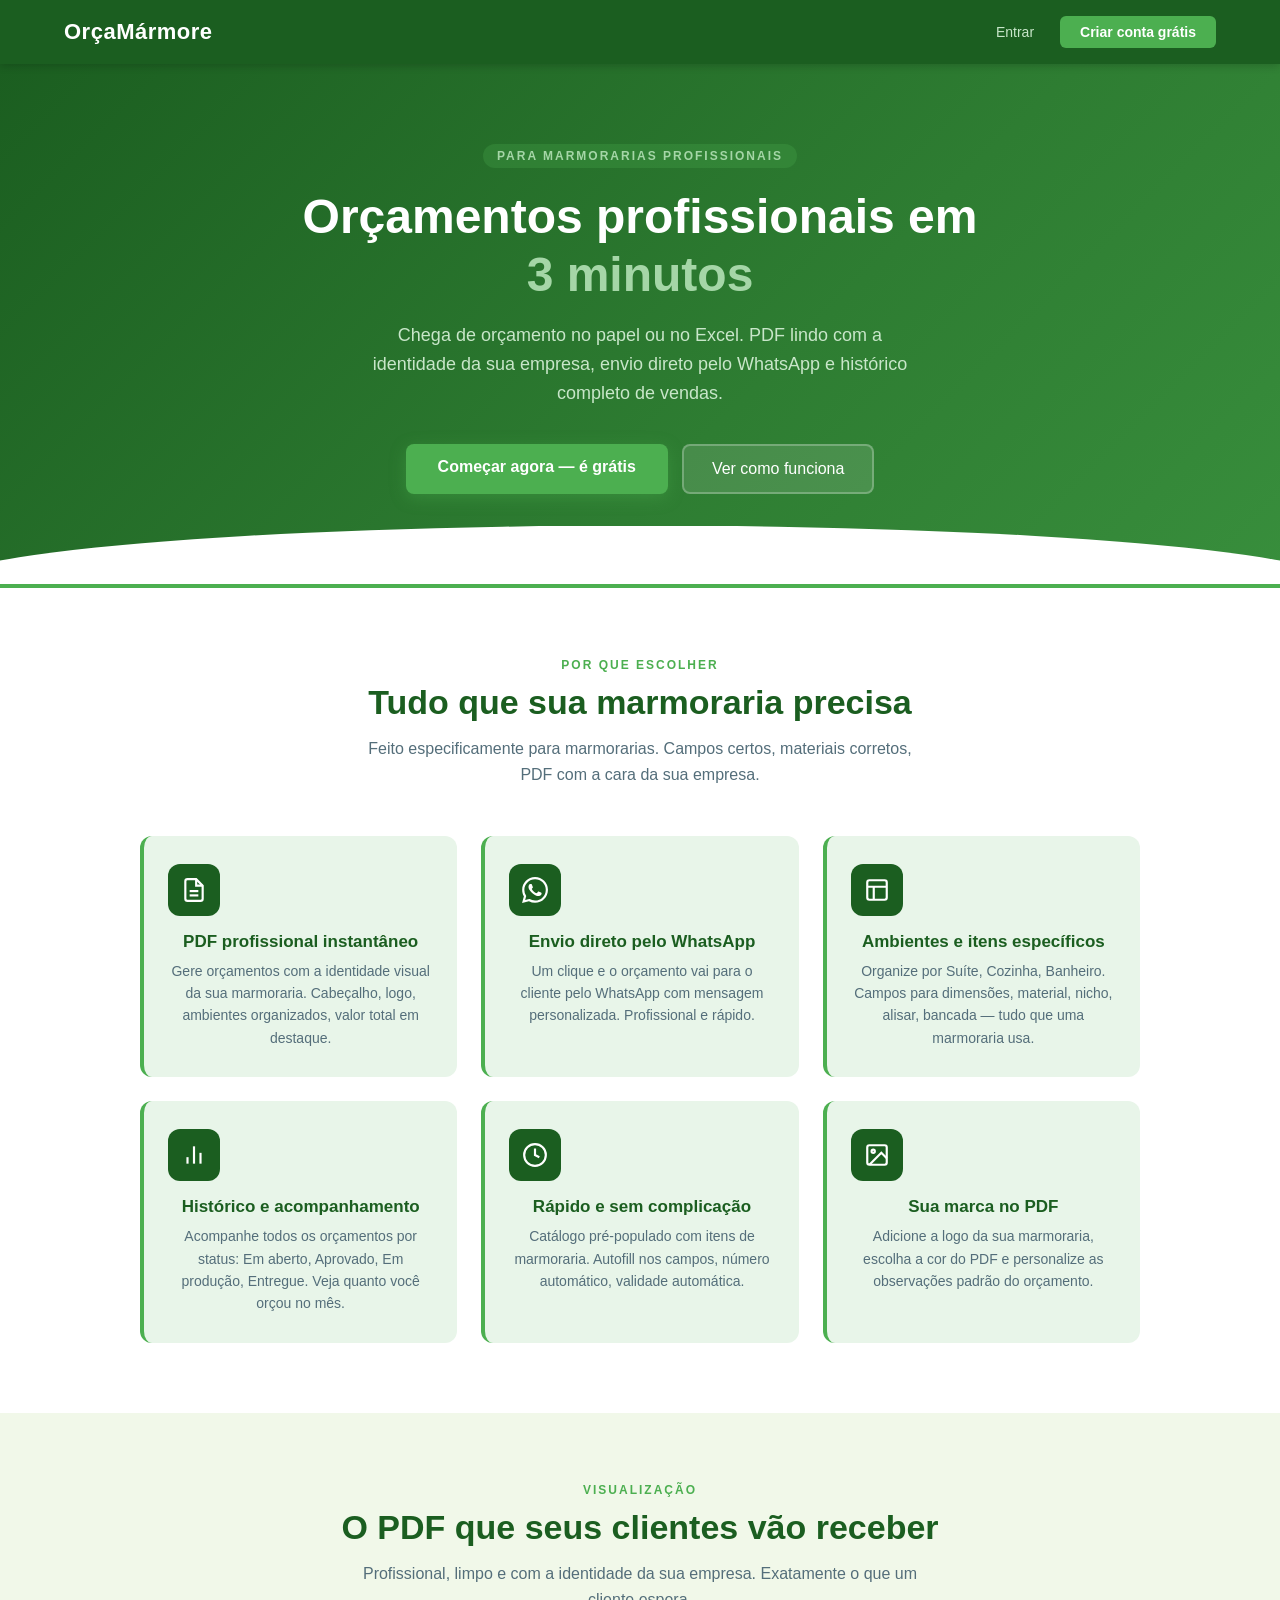
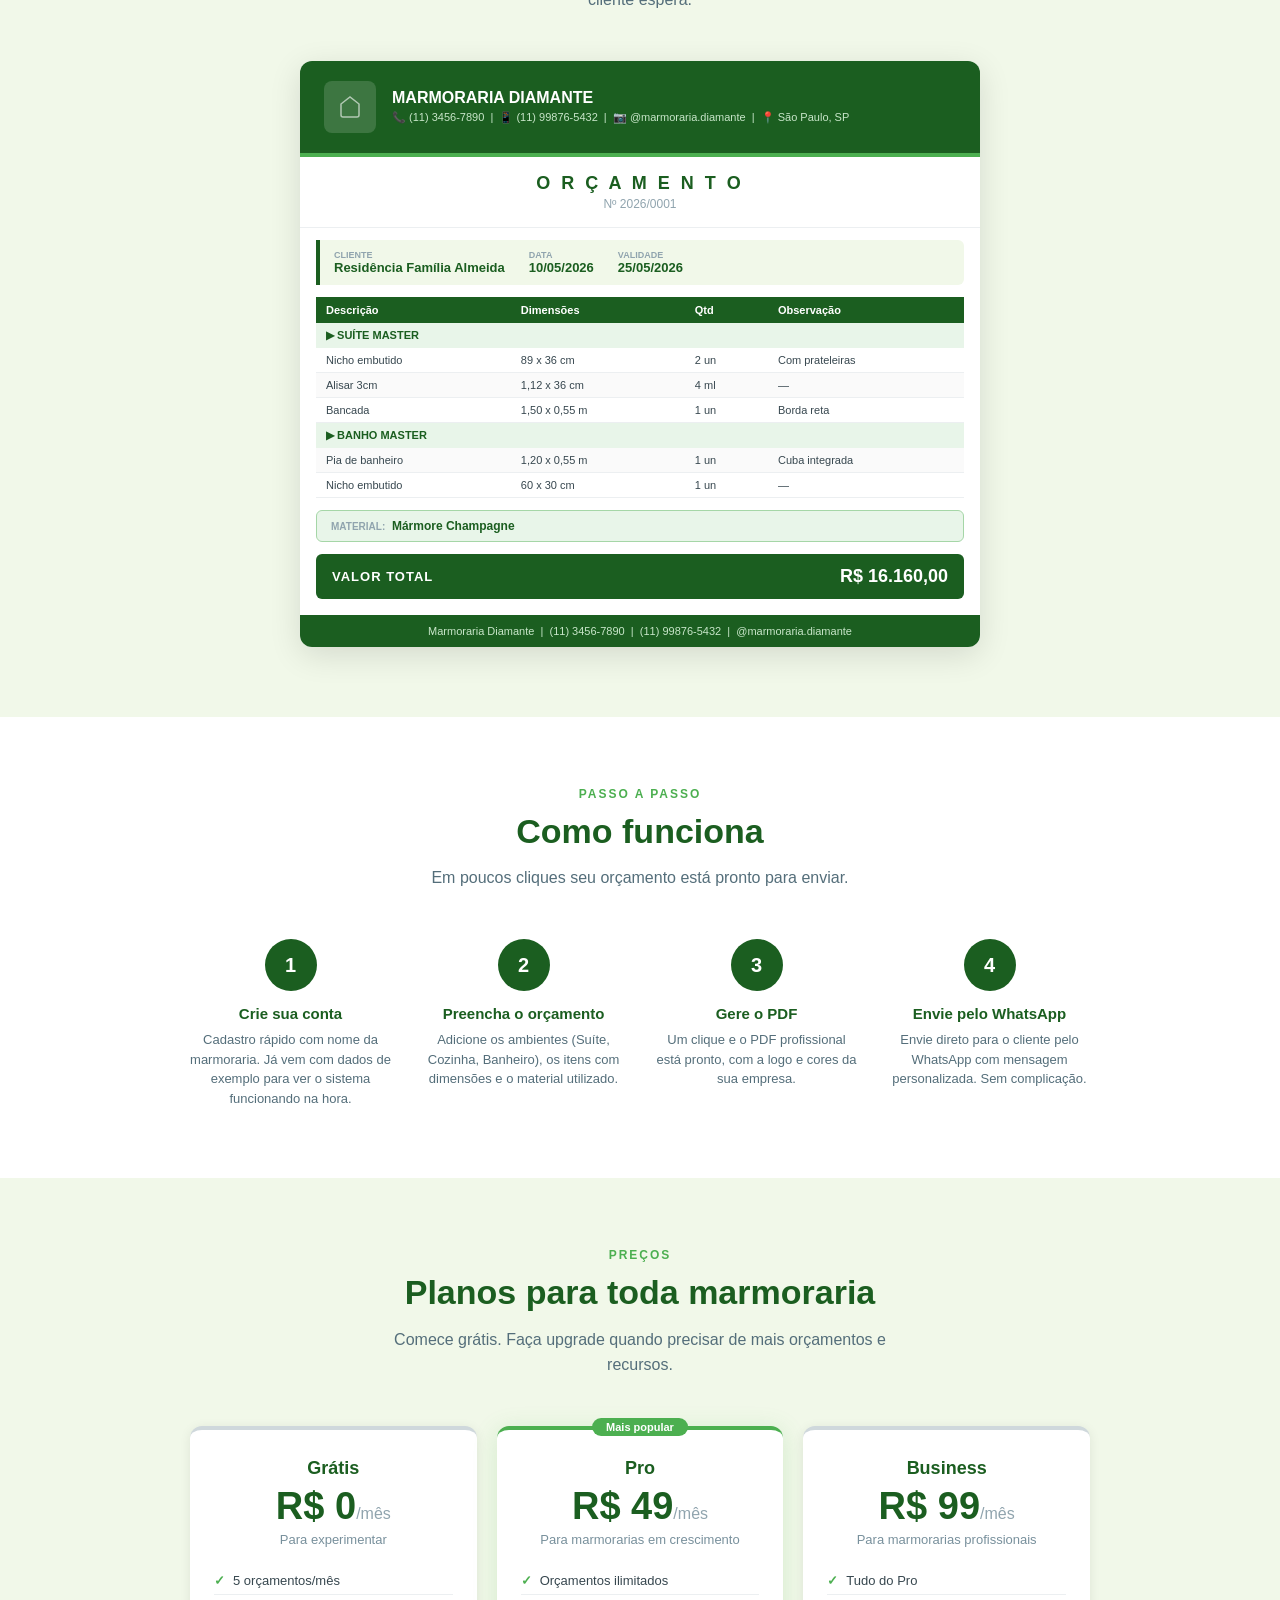
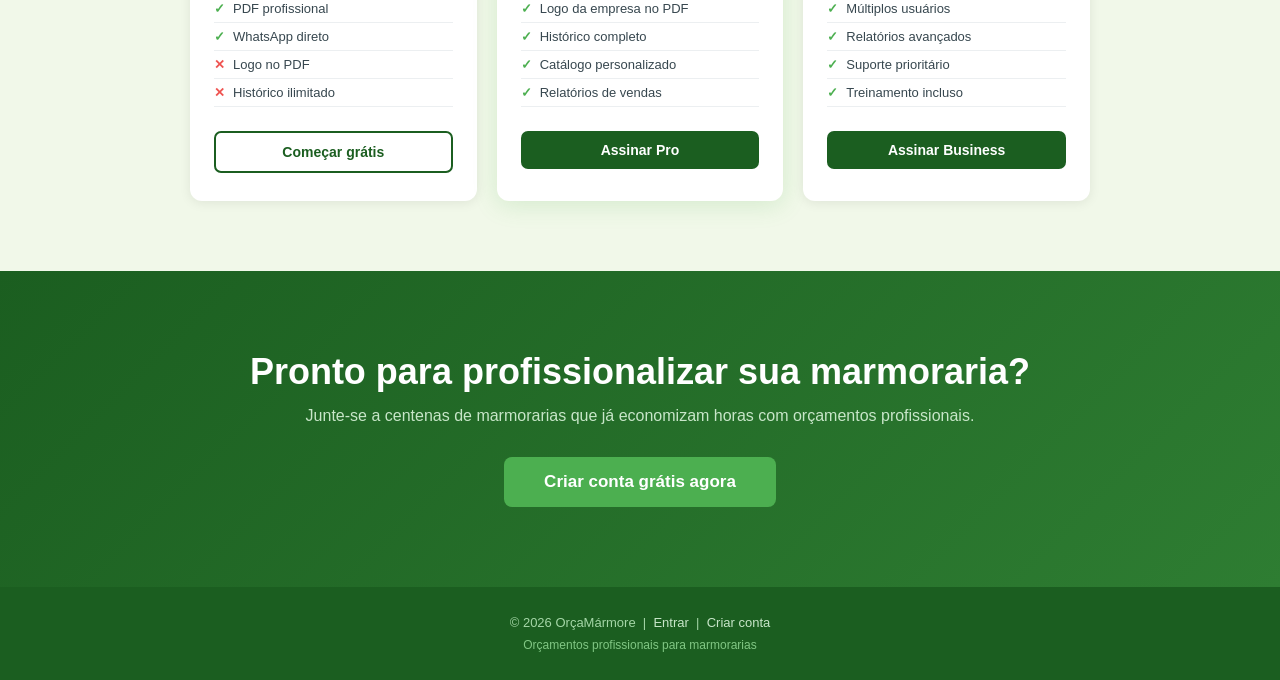
<file: index.html>
<!DOCTYPE html>
<html lang="pt-BR">
<head>
<meta charset="UTF-8">
<meta name="viewport" content="width=device-width, initial-scale=1.0">
<title>Programar Marmoraria — Orçamentos</title>
<link rel="icon" href="favicon.svg" type="image/svg+xml">
<meta name="description" content="SaaS de orçamentos para marmorarias. PDF profissional, envio pelo WhatsApp e histórico completo de vendas.">
<style>
  :root {
    --verde-escuro: #1B5E20;
    --verde-medio:  #2E7D32;
    --verde-claro:  #E8F5E9;
    --verde-dest:   #4CAF50;
    --fundo:        #F1F8E9;
    --branco:       #ffffff;
    --cinza:        #546E7A;
    --font: Arial, Helvetica, sans-serif;
  }
  *, *::before, *::after { box-sizing: border-box; margin: 0; padding: 0; }
  body { font-family: var(--font); color: #37474F; background: var(--branco); }

  /* NAV */
  nav {
    background: var(--verde-escuro);
    padding: 0 5%;
    height: 64px;
    display: flex;
    align-items: center;
    justify-content: space-between;
    position: sticky;
    top: 0;
    z-index: 100;
    box-shadow: 0 2px 8px rgba(0,0,0,0.18);
  }
  .nav-brand { color: #fff; font-size: 22px; font-weight: 700; letter-spacing: 0.5px; text-decoration: none; }
  .nav-actions { display: flex; gap: 12px; align-items: center; }
  .btn-nav-ghost { color: #C8E6C9; text-decoration: none; font-size: 14px; padding: 6px 14px; border-radius: 6px; transition: background 0.2s; }
  .btn-nav-ghost:hover { background: rgba(255,255,255,0.1); color: #fff; }
  .btn-nav-primary { background: var(--verde-dest); color: #fff; text-decoration: none; font-size: 14px; font-weight: 700; padding: 8px 20px; border-radius: 6px; transition: background 0.2s; }
  .btn-nav-primary:hover { background: #43A047; }

  /* HERO */
  .hero {
    background: linear-gradient(135deg, var(--verde-escuro) 0%, #2E7D32 60%, #388E3C 100%);
    padding: 80px 5% 90px;
    text-align: center;
    position: relative;
    overflow: hidden;
  }
  .hero::before {
    content: '';
    position: absolute;
    bottom: -2px; left: 0; right: 0;
    height: 60px;
    background: var(--branco);
    clip-path: ellipse(55% 100% at 50% 100%);
  }
  .hero-eyebrow { display: inline-block; background: rgba(76,175,80,0.25); color: #A5D6A7; font-size: 12px; font-weight: 700; letter-spacing: 2px; text-transform: uppercase; padding: 5px 14px; border-radius: 20px; margin-bottom: 20px; }
  .hero h1 { color: #fff; font-size: clamp(28px, 5vw, 48px); font-weight: 700; line-height: 1.2; margin-bottom: 18px; max-width: 700px; margin-left: auto; margin-right: auto; }
  .hero h1 span { color: #A5D6A7; }
  .hero p { color: #C8E6C9; font-size: clamp(15px, 2vw, 18px); max-width: 560px; margin: 0 auto 36px; line-height: 1.6; }
  .hero-ctas { display: flex; gap: 14px; justify-content: center; flex-wrap: wrap; }
  .btn-hero-primary { background: var(--verde-dest); color: #fff; text-decoration: none; padding: 14px 32px; border-radius: 8px; font-size: 16px; font-weight: 700; transition: background 0.2s, transform 0.1s; box-shadow: 0 4px 16px rgba(76,175,80,0.35); }
  .btn-hero-primary:hover { background: #43A047; transform: translateY(-1px); }
  .btn-hero-ghost { background: rgba(255,255,255,0.12); color: #fff; text-decoration: none; padding: 14px 28px; border-radius: 8px; font-size: 16px; border: 2px solid rgba(255,255,255,0.25); transition: background 0.2s; }
  .btn-hero-ghost:hover { background: rgba(255,255,255,0.2); }

  .divider-bar { height: 4px; background: var(--verde-dest); }

  section { padding: 70px 5%; }
  .section-center { text-align: center; }
  .section-eyebrow { color: var(--verde-dest); font-size: 12px; font-weight: 700; letter-spacing: 2px; text-transform: uppercase; margin-bottom: 10px; }
  .section-title { font-size: clamp(22px, 3.5vw, 34px); font-weight: 700; color: var(--verde-escuro); margin-bottom: 14px; line-height: 1.2; }
  .section-sub { color: var(--cinza); font-size: 16px; max-width: 560px; margin: 0 auto 48px; line-height: 1.6; }

  /* BENEFÍCIOS */
  .beneficios-grid { display: grid; grid-template-columns: repeat(auto-fit, minmax(260px, 1fr)); gap: 24px; max-width: 1000px; margin: 0 auto; }
  .beneficio-card { background: var(--verde-claro); border-radius: 12px; padding: 28px 24px; border-left: 4px solid var(--verde-dest); transition: transform 0.2s, box-shadow 0.2s; }
  .beneficio-card:hover { transform: translateY(-3px); box-shadow: 0 8px 24px rgba(27,94,32,0.12); }
  .beneficio-icon { width: 52px; height: 52px; background: var(--verde-escuro); border-radius: 12px; display: flex; align-items: center; justify-content: center; margin-bottom: 16px; }
  .beneficio-card h3 { font-size: 17px; font-weight: 700; color: var(--verde-escuro); margin-bottom: 8px; }
  .beneficio-card p  { font-size: 14px; color: var(--cinza); line-height: 1.6; }

  /* MOCKUP PDF */
  .pdf-section { background: var(--fundo); padding: 70px 5%; }
  .pdf-demo { max-width: 680px; margin: 0 auto; background: #fff; border-radius: 12px; box-shadow: 0 8px 32px rgba(0,0,0,0.12); overflow: hidden; font-size: 13px; }
  .pdf-header { background: var(--verde-escuro); padding: 20px 24px; display: flex; align-items: center; gap: 16px; }
  .pdf-logo-placeholder { width: 52px; height: 52px; background: rgba(255,255,255,0.15); border-radius: 8px; display: flex; align-items: center; justify-content: center; }
  .pdf-company { color: #fff; }
  .pdf-company-name { font-size: 16px; font-weight: 700; }
  .pdf-company-contacts { color: #C8E6C9; font-size: 11px; margin-top: 4px; }
  .pdf-divider { height: 4px; background: var(--verde-dest); }
  .pdf-title { text-align: center; padding: 16px; border-bottom: 1px solid #ECEFF1; }
  .pdf-title-text { font-size: 18px; font-weight: 700; color: var(--verde-escuro); letter-spacing: 3px; }
  .pdf-num { font-size: 12px; color: #90A4AE; margin-top: 3px; }
  .pdf-cliente { margin: 12px 16px; background: var(--fundo); border-left: 4px solid var(--verde-escuro); border-radius: 0 6px 6px 0; padding: 10px 14px; display: flex; gap: 24px; flex-wrap: wrap; }
  .pdf-cliente-item label { font-size: 9px; font-weight: 700; color: #90A4AE; text-transform: uppercase; display: block; }
  .pdf-cliente-item span  { font-size: 13px; font-weight: 700; color: var(--verde-escuro); }
  .pdf-table { margin: 0 16px 12px; }
  .pdf-table table { width: 100%; border-collapse: collapse; font-size: 11px; }
  .pdf-table thead { background: var(--verde-escuro); color: #fff; }
  .pdf-table thead th { padding: 7px 10px; text-align: left; font-weight: 700; }
  .pdf-table .amb-row td { background: var(--verde-claro); color: var(--verde-escuro); font-weight: 700; padding: 6px 10px; font-size: 11px; }
  .pdf-table tbody tr:not(.amb-row) td { padding: 6px 10px; border-bottom: 1px solid #ECEFF1; }
  .pdf-material { margin: 0 16px 12px; background: var(--verde-claro); border: 1px solid #A5D6A7; border-radius: 6px; padding: 8px 14px; font-size: 12px; }
  .pdf-material strong { color: var(--verde-escuro); }
  .pdf-total { margin: 0 16px 16px; background: var(--verde-escuro); border-radius: 6px; padding: 12px 16px; display: flex; justify-content: space-between; align-items: center; color: #fff; font-weight: 700; }
  .pdf-footer-bar { background: var(--verde-escuro); padding: 10px 16px; text-align: center; color: #C8E6C9; font-size: 11px; }

  /* COMO FUNCIONA */
  .steps-grid { display: grid; grid-template-columns: repeat(auto-fit, minmax(200px, 1fr)); gap: 32px; max-width: 900px; margin: 0 auto; }
  .step { text-align: center; }
  .step-num { width: 52px; height: 52px; background: var(--verde-escuro); color: #fff; border-radius: 50%; display: flex; align-items: center; justify-content: center; font-size: 20px; font-weight: 700; margin: 0 auto 14px; }
  .step h3 { font-size: 15px; font-weight: 700; color: var(--verde-escuro); margin-bottom: 8px; }
  .step p  { font-size: 13px; color: var(--cinza); line-height: 1.5; }

  /* PLANOS */
  .planos-section { background: var(--fundo); }
  .planos-grid { display: grid; grid-template-columns: repeat(auto-fit, minmax(240px, 1fr)); gap: 20px; max-width: 900px; margin: 0 auto; }
  .plano-card { background: #fff; border-radius: 12px; box-shadow: 0 2px 12px rgba(0,0,0,0.08); padding: 28px 24px; text-align: center; border-top: 4px solid #CFD8DC; position: relative; }
  .plano-card.featured { border-top-color: var(--verde-dest); box-shadow: 0 4px 24px rgba(76,175,80,0.18); }
  .plano-badge { position: absolute; top: -12px; left: 50%; transform: translateX(-50%); background: var(--verde-dest); color: #fff; font-size: 11px; font-weight: 700; padding: 3px 14px; border-radius: 20px; }
  .plano-nome  { font-size: 18px; font-weight: 700; color: var(--verde-escuro); margin-bottom: 6px; }
  .plano-preco { font-size: 38px; font-weight: 700; color: var(--verde-escuro); margin-bottom: 4px; }
  .plano-preco span { font-size: 16px; font-weight: 400; color: #90A4AE; }
  .plano-desc { font-size: 13px; color: #78909C; margin-bottom: 20px; }
  .plano-features { list-style: none; text-align: left; margin-bottom: 24px; }
  .plano-features li { font-size: 13px; padding: 6px 0; border-bottom: 1px solid #ECEFF1; display: flex; align-items: center; gap: 8px; }
  .plano-features li::before { content: "✓"; color: var(--verde-dest); font-weight: 700; }
  .plano-features li.no::before { content: "✕"; color: #EF5350; }
  .btn-plano-primary { width: 100%; padding: 11px; background: var(--verde-escuro); color: #fff; border: none; border-radius: 7px; font-size: 14px; font-weight: 700; font-family: var(--font); cursor: pointer; text-decoration: none; display: block; transition: background 0.2s; }
  .btn-plano-primary:hover { background: var(--verde-medio); }
  .btn-plano-outline { width: 100%; padding: 11px; background: transparent; color: var(--verde-escuro); border: 2px solid var(--verde-escuro); border-radius: 7px; font-size: 14px; font-weight: 700; font-family: var(--font); cursor: pointer; text-decoration: none; display: block; transition: background 0.2s; }
  .btn-plano-outline:hover { background: var(--verde-claro); }

  /* CTA FINAL */
  .cta-section { background: linear-gradient(135deg, var(--verde-escuro) 0%, var(--verde-medio) 100%); padding: 80px 5%; text-align: center; }
  .cta-section h2 { color: #fff; font-size: clamp(22px, 4vw, 36px); font-weight: 700; margin-bottom: 14px; }
  .cta-section p  { color: #C8E6C9; font-size: 16px; margin-bottom: 32px; }
  .btn-cta { background: var(--verde-dest); color: #fff; text-decoration: none; padding: 15px 40px; border-radius: 8px; font-size: 17px; font-weight: 700; transition: background 0.2s, transform 0.1s; display: inline-block; }
  .btn-cta:hover { background: #43A047; transform: translateY(-2px); }

  footer { background: var(--verde-escuro); padding: 28px 5%; text-align: center; color: #A5D6A7; font-size: 13px; }
  footer a { color: #C8E6C9; text-decoration: none; }
  footer a:hover { color: #fff; }

  @media (max-width: 600px) {
    nav { padding: 0 4%; }
    .btn-nav-ghost { display: none; }
    section { padding: 50px 4%; }
    .hero { padding: 60px 4% 80px; }
  }
</style>
</head>
<body>

<!-- NAV -->
<nav>
  <a href="index.html" class="nav-brand">OrçaMármore</a>
  <div class="nav-actions">
    <a href="login.html" class="btn-nav-ghost">Entrar</a>
    <a href="login.html" class="btn-nav-primary">Criar conta grátis</a>
  </div>
</nav>

<!-- HERO -->
<section class="hero">
  <div class="hero-eyebrow">Para marmorarias profissionais</div>
  <h1>Orçamentos profissionais em <span>3 minutos</span></h1>
  <p>Chega de orçamento no papel ou no Excel. PDF lindo com a identidade da sua empresa, envio direto pelo WhatsApp e histórico completo de vendas.</p>
  <div class="hero-ctas">
    <a href="login.html" class="btn-hero-primary">Começar agora — é grátis</a>
    <a href="#como-funciona" class="btn-hero-ghost">Ver como funciona</a>
  </div>
</section>

<div class="divider-bar"></div>

<!-- BENEFÍCIOS -->
<section class="section-center">
  <div class="section-eyebrow">Por que escolher</div>
  <h2 class="section-title">Tudo que sua marmoraria precisa</h2>
  <p class="section-sub">Feito especificamente para marmorarias. Campos certos, materiais corretos, PDF com a cara da sua empresa.</p>
  <div class="beneficios-grid">
    <div class="beneficio-card">
      <div class="beneficio-icon">
        <svg width="26" height="26" fill="none" stroke="#fff" stroke-width="2" viewBox="0 0 24 24"><path d="M14 2H6a2 2 0 0 0-2 2v16a2 2 0 0 0 2 2h12a2 2 0 0 0 2-2V8z"/><polyline points="14 2 14 8 20 8"/><line x1="16" y1="13" x2="8" y2="13"/><line x1="16" y1="17" x2="8" y2="17"/></svg>
      </div>
      <h3>PDF profissional instantâneo</h3>
      <p>Gere orçamentos com a identidade visual da sua marmoraria. Cabeçalho, logo, ambientes organizados, valor total em destaque.</p>
    </div>
    <div class="beneficio-card">
      <div class="beneficio-icon">
        <svg width="26" height="26" viewBox="0 0 24 24" fill="#fff"><path d="M17.472 14.382c-.297-.149-1.758-.867-2.03-.967-.273-.099-.471-.148-.67.15-.197.297-.767.966-.94 1.164-.173.199-.347.223-.644.075-.297-.15-1.255-.463-2.39-1.475-.883-.788-1.48-1.761-1.653-2.059-.173-.297-.018-.458.13-.606.134-.133.298-.347.446-.52.149-.174.198-.298.298-.497.099-.198.05-.371-.025-.52-.075-.149-.669-1.612-.916-2.207-.242-.579-.487-.5-.669-.51-.173-.008-.371-.01-.57-.01-.198 0-.52.074-.792.372-.272.297-1.04 1.016-1.04 2.479 0 1.462 1.065 2.875 1.213 3.074.149.198 2.096 3.2 5.077 4.487.709.306 1.262.489 1.694.625.712.227 1.36.195 1.871.118.571-.085 1.758-.719 2.006-1.413.248-.694.248-1.289.173-1.413-.074-.124-.272-.198-.57-.347m-5.421 7.403h-.004a9.87 9.87 0 01-5.031-1.378l-.361-.214-3.741.982.998-3.648-.235-.374a9.86 9.86 0 01-1.51-5.26c.001-5.45 4.436-9.884 9.888-9.884 2.64 0 5.122 1.03 6.988 2.898a9.825 9.825 0 012.893 6.994c-.003 5.45-4.437 9.884-9.885 9.884m8.413-18.297A11.815 11.815 0 0012.05 0C5.495 0 .16 5.335.157 11.892c0 2.096.547 4.142 1.588 5.945L.057 24l6.305-1.654a11.882 11.882 0 005.683 1.448h.005c6.554 0 11.89-5.335 11.893-11.893a11.821 11.821 0 00-3.48-8.413z"/></svg>
      </div>
      <h3>Envio direto pelo WhatsApp</h3>
      <p>Um clique e o orçamento vai para o cliente pelo WhatsApp com mensagem personalizada. Profissional e rápido.</p>
    </div>
    <div class="beneficio-card">
      <div class="beneficio-icon">
        <svg width="26" height="26" fill="none" stroke="#fff" stroke-width="2" viewBox="0 0 24 24"><rect x="3" y="3" width="18" height="18" rx="2"/><path d="M3 9h18M9 21V9"/></svg>
      </div>
      <h3>Ambientes e itens específicos</h3>
      <p>Organize por Suíte, Cozinha, Banheiro. Campos para dimensões, material, nicho, alisar, bancada — tudo que uma marmoraria usa.</p>
    </div>
    <div class="beneficio-card">
      <div class="beneficio-icon">
        <svg width="26" height="26" fill="none" stroke="#fff" stroke-width="2" viewBox="0 0 24 24"><line x1="18" y1="20" x2="18" y2="10"/><line x1="12" y1="20" x2="12" y2="4"/><line x1="6" y1="20" x2="6" y2="14"/></svg>
      </div>
      <h3>Histórico e acompanhamento</h3>
      <p>Acompanhe todos os orçamentos por status: Em aberto, Aprovado, Em produção, Entregue. Veja quanto você orçou no mês.</p>
    </div>
    <div class="beneficio-card">
      <div class="beneficio-icon">
        <svg width="26" height="26" fill="none" stroke="#fff" stroke-width="2" viewBox="0 0 24 24"><circle cx="12" cy="12" r="10"/><polyline points="12 6 12 12 16 14"/></svg>
      </div>
      <h3>Rápido e sem complicação</h3>
      <p>Catálogo pré-populado com itens de marmoraria. Autofill nos campos, número automático, validade automática.</p>
    </div>
    <div class="beneficio-card">
      <div class="beneficio-icon">
        <svg width="26" height="26" fill="none" stroke="#fff" stroke-width="2" viewBox="0 0 24 24"><rect x="3" y="3" width="18" height="18" rx="2"/><circle cx="8.5" cy="8.5" r="1.5"/><polyline points="21 15 16 10 5 21"/></svg>
      </div>
      <h3>Sua marca no PDF</h3>
      <p>Adicione a logo da sua marmoraria, escolha a cor do PDF e personalize as observações padrão do orçamento.</p>
    </div>
  </div>
</section>

<!-- MOCKUP PDF -->
<section class="pdf-section">
  <div class="section-center">
    <div class="section-eyebrow">Visualização</div>
    <h2 class="section-title">O PDF que seus clientes vão receber</h2>
    <p class="section-sub">Profissional, limpo e com a identidade da sua empresa. Exatamente o que um cliente espera.</p>
  </div>

  <div class="pdf-demo">
    <div class="pdf-header">
      <div class="pdf-logo-placeholder">
        <svg width="24" height="24" fill="none" stroke="rgba(255,255,255,0.6)" stroke-width="1.5" viewBox="0 0 24 24"><path d="M3 9l9-7 9 7v11a2 2 0 0 1-2 2H5a2 2 0 0 1-2-2z"/></svg>
      </div>
      <div class="pdf-company">
        <div class="pdf-company-name">MARMORARIA DIAMANTE</div>
        <div class="pdf-company-contacts">&#128222; (11) 3456-7890 &nbsp;|&nbsp; &#128241; (11) 99876-5432 &nbsp;|&nbsp; &#128247; @marmoraria.diamante &nbsp;|&nbsp; &#128205; São Paulo, SP</div>
      </div>
    </div>
    <div class="pdf-divider"></div>
    <div class="pdf-title">
      <div class="pdf-title-text">O R Ç A M E N T O</div>
      <div class="pdf-num">Nº 2026/0001</div>
    </div>
    <div class="pdf-cliente">
      <div class="pdf-cliente-item"><label>Cliente</label><span>Residência Família Almeida</span></div>
      <div class="pdf-cliente-item"><label>Data</label><span>10/05/2026</span></div>
      <div class="pdf-cliente-item"><label>Validade</label><span>25/05/2026</span></div>
    </div>
    <div class="pdf-table">
      <table>
        <thead>
          <tr>
            <th>Descrição</th><th>Dimensões</th><th>Qtd</th><th>Observação</th>
          </tr>
        </thead>
        <tbody>
          <tr class="amb-row"><td colspan="4">&#9654; SUÍTE MASTER</td></tr>
          <tr><td>Nicho embutido</td><td>89 x 36 cm</td><td>2 un</td><td>Com prateleiras</td></tr>
          <tr style="background:#FAFAFA;"><td>Alisar 3cm</td><td>1,12 x 36 cm</td><td>4 ml</td><td>—</td></tr>
          <tr><td>Bancada</td><td>1,50 x 0,55 m</td><td>1 un</td><td>Borda reta</td></tr>
          <tr class="amb-row"><td colspan="4">&#9654; BANHO MASTER</td></tr>
          <tr style="background:#FAFAFA;"><td>Pia de banheiro</td><td>1,20 x 0,55 m</td><td>1 un</td><td>Cuba integrada</td></tr>
          <tr><td>Nicho embutido</td><td>60 x 30 cm</td><td>1 un</td><td>—</td></tr>
        </tbody>
      </table>
    </div>
    <div class="pdf-material">
      <span style="color:#90A4AE;font-size:10px;font-weight:700;text-transform:uppercase;">Material:</span>&nbsp;
      <strong>Mármore Champagne</strong>
    </div>
    <div class="pdf-total">
      <span style="letter-spacing:1px;">VALOR TOTAL</span>
      <span style="font-size:18px;">R$ 16.160,00</span>
    </div>
    <div class="pdf-footer-bar">Marmoraria Diamante &nbsp;|&nbsp; (11) 3456-7890 &nbsp;|&nbsp; (11) 99876-5432 &nbsp;|&nbsp; @marmoraria.diamante</div>
  </div>
</section>

<!-- COMO FUNCIONA -->
<section id="como-funciona" class="section-center">
  <div class="section-eyebrow">Passo a passo</div>
  <h2 class="section-title">Como funciona</h2>
  <p class="section-sub">Em poucos cliques seu orçamento está pronto para enviar.</p>
  <div class="steps-grid">
    <div class="step">
      <div class="step-num">1</div>
      <h3>Crie sua conta</h3>
      <p>Cadastro rápido com nome da marmoraria. Já vem com dados de exemplo para ver o sistema funcionando na hora.</p>
    </div>
    <div class="step">
      <div class="step-num">2</div>
      <h3>Preencha o orçamento</h3>
      <p>Adicione os ambientes (Suíte, Cozinha, Banheiro), os itens com dimensões e o material utilizado.</p>
    </div>
    <div class="step">
      <div class="step-num">3</div>
      <h3>Gere o PDF</h3>
      <p>Um clique e o PDF profissional está pronto, com a logo e cores da sua empresa.</p>
    </div>
    <div class="step">
      <div class="step-num">4</div>
      <h3>Envie pelo WhatsApp</h3>
      <p>Envie direto para o cliente pelo WhatsApp com mensagem personalizada. Sem complicação.</p>
    </div>
  </div>
</section>

<!-- PLANOS -->
<section class="planos-section section-center">
  <div class="section-eyebrow">Preços</div>
  <h2 class="section-title">Planos para toda marmoraria</h2>
  <p class="section-sub">Comece grátis. Faça upgrade quando precisar de mais orçamentos e recursos.</p>
  <div class="planos-grid">
    <div class="plano-card">
      <div class="plano-nome">Grátis</div>
      <div class="plano-preco">R$ 0<span>/mês</span></div>
      <div class="plano-desc">Para experimentar</div>
      <ul class="plano-features">
        <li>5 orçamentos/mês</li>
        <li>PDF profissional</li>
        <li>WhatsApp direto</li>
        <li class="no">Logo no PDF</li>
        <li class="no">Histórico ilimitado</li>
      </ul>
      <a href="login.html" class="btn-plano-outline">Começar grátis</a>
    </div>
    <div class="plano-card featured">
      <div class="plano-badge">Mais popular</div>
      <div class="plano-nome">Pro</div>
      <div class="plano-preco">R$ 49<span>/mês</span></div>
      <div class="plano-desc">Para marmorarias em crescimento</div>
      <ul class="plano-features">
        <li>Orçamentos ilimitados</li>
        <li>Logo da empresa no PDF</li>
        <li>Histórico completo</li>
        <li>Catálogo personalizado</li>
        <li>Relatórios de vendas</li>
      </ul>
      <a href="login.html" class="btn-plano-primary">Assinar Pro</a>
    </div>
    <div class="plano-card">
      <div class="plano-nome">Business</div>
      <div class="plano-preco">R$ 99<span>/mês</span></div>
      <div class="plano-desc">Para marmorarias profissionais</div>
      <ul class="plano-features">
        <li>Tudo do Pro</li>
        <li>Múltiplos usuários</li>
        <li>Relatórios avançados</li>
        <li>Suporte prioritário</li>
        <li>Treinamento incluso</li>
      </ul>
      <a href="login.html" class="btn-plano-primary">Assinar Business</a>
    </div>
  </div>
</section>

<!-- CTA FINAL -->
<section class="cta-section">
  <h2>Pronto para profissionalizar sua marmoraria?</h2>
  <p>Junte-se a centenas de marmorarias que já economizam horas com orçamentos profissionais.</p>
  <a href="login.html" class="btn-cta">Criar conta grátis agora</a>
</section>

<!-- FOOTER -->
<footer>
  <p>
    &copy; 2026 OrçaMármore &nbsp;|&nbsp;
    <a href="login.html">Entrar</a> &nbsp;|&nbsp;
    <a href="login.html">Criar conta</a>
  </p>
  <p style="margin-top:8px;color:#81C784;font-size:12px;">Orçamentos profissionais para marmorarias</p>
</footer>

</body>
</html>
</file>
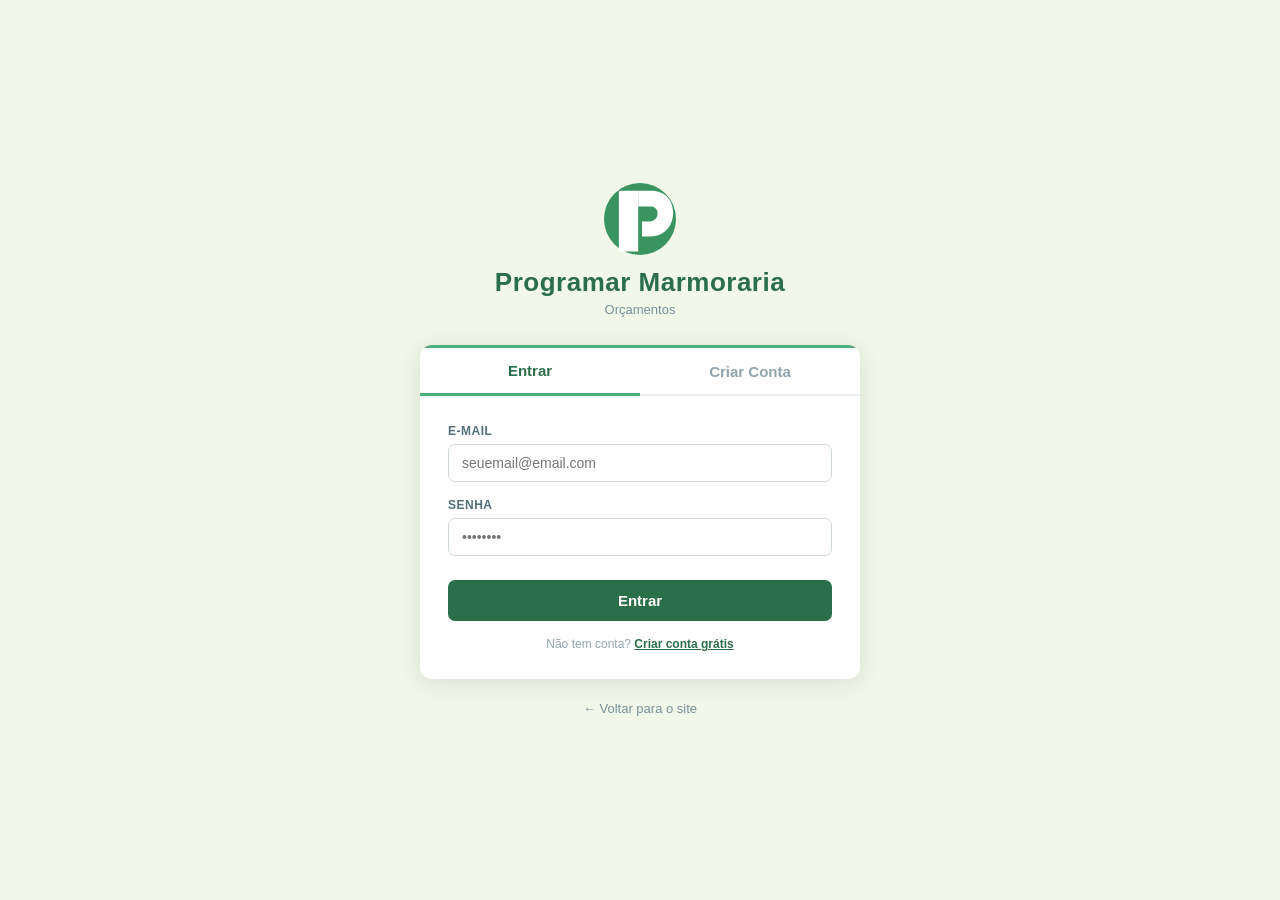
<file: app/catalogo.html>
<!DOCTYPE html>
<html lang="pt-BR">
<head>
<meta charset="UTF-8">
<meta name="viewport" content="width=device-width, initial-scale=1.0">
<title>Catálogo — Programar Marmoraria</title>
<link rel="icon" href="../favicon.svg" type="image/svg+xml">
<link rel="stylesheet" href="css/style.css">
</head>
<body>

<!-- SIDEBAR -->
<aside class="sidebar" id="sidebar">
  <div class="sidebar-brand">
    <img class="brand-logo" src="img/logo-programar.svg" alt=""><div><div class="brand-name">Programar</div>
    <div class="brand-sub">Marmoraria · Orçamentos</div></div>
  </div>
  <nav class="sidebar-nav">
    <div class="nav-label">Menu</div>
    <a href="dashboard.html">
      <svg width="18" height="18" fill="none" stroke="currentColor" stroke-width="2" viewBox="0 0 24 24"><rect x="3" y="3" width="7" height="7"/><rect x="14" y="3" width="7" height="7"/><rect x="14" y="14" width="7" height="7"/><rect x="3" y="14" width="7" height="7"/></svg>
      Dashboard
    </a>
    <a href="orcamentos.html">
      <svg width="18" height="18" fill="none" stroke="currentColor" stroke-width="2" viewBox="0 0 24 24"><path d="M14 2H6a2 2 0 0 0-2 2v16a2 2 0 0 0 2 2h12a2 2 0 0 0 2-2V8z"/><polyline points="14 2 14 8 20 8"/><line x1="16" y1="13" x2="8" y2="13"/><line x1="16" y1="17" x2="8" y2="17"/><polyline points="10 9 9 9 8 9"/></svg>
      Orçamentos
    </a>
    <a href="novo-orcamento.html">
      <svg width="18" height="18" fill="none" stroke="currentColor" stroke-width="2" viewBox="0 0 24 24"><circle cx="12" cy="12" r="10"/><line x1="12" y1="8" x2="12" y2="16"/><line x1="8" y1="12" x2="16" y2="12"/></svg>
      Novo Orçamento
    </a>
    <a href="catalogo.html">
      <svg width="18" height="18" fill="none" stroke="currentColor" stroke-width="2" viewBox="0 0 24 24"><line x1="8" y1="6" x2="21" y2="6"/><line x1="8" y1="12" x2="21" y2="12"/><line x1="8" y1="18" x2="21" y2="18"/><line x1="3" y1="6" x2="3.01" y2="6"/><line x1="3" y1="12" x2="3.01" y2="12"/><line x1="3" y1="18" x2="3.01" y2="18"/></svg>
      Catálogo
    </a>
    <div class="nav-label" style="margin-top:12px;">Conta</div>
    <a href="configuracoes.html">
      <svg width="18" height="18" fill="none" stroke="currentColor" stroke-width="2" viewBox="0 0 24 24"><circle cx="12" cy="12" r="3"/><path d="M19.4 15a1.65 1.65 0 0 0 .33 1.82l.06.06a2 2 0 0 1-2.83 2.83l-.06-.06a1.65 1.65 0 0 0-1.82-.33 1.65 1.65 0 0 0-1 1.51V21a2 2 0 0 1-4 0v-.09A1.65 1.65 0 0 0 9 19.4a1.65 1.65 0 0 0-1.82.33l-.06.06a2 2 0 0 1-2.83-2.83l.06-.06A1.65 1.65 0 0 0 4.68 15a1.65 1.65 0 0 0-1.51-1H3a2 2 0 0 1 0-4h.09A1.65 1.65 0 0 0 4.6 9a1.65 1.65 0 0 0-.33-1.82l-.06-.06a2 2 0 0 1 2.83-2.83l.06.06A1.65 1.65 0 0 0 9 4.68a1.65 1.65 0 0 0 1-1.51V3a2 2 0 0 1 4 0v.09a1.65 1.65 0 0 0 1 1.51 1.65 1.65 0 0 0 1.82-.33l.06-.06a2 2 0 0 1 2.83 2.83l-.06.06A1.65 1.65 0 0 0 19.4 9a1.65 1.65 0 0 0 1.51 1H21a2 2 0 0 1 0 4h-.09a1.65 1.65 0 0 0-1.51 1z"/></svg>
      Configurações
    </a>
    <a href="planos.html">
      <svg width="18" height="18" fill="none" stroke="currentColor" stroke-width="2" viewBox="0 0 24 24"><polygon points="12 2 15.09 8.26 22 9.27 17 14.14 18.18 21.02 12 17.77 5.82 21.02 7 14.14 2 9.27 8.91 8.26 12 2"/></svg>
      Planos
    </a>
  </nav>
  <div class="sidebar-footer">
    <a href="#" onclick="logout()">
      <svg width="16" height="16" fill="none" stroke="currentColor" stroke-width="2" viewBox="0 0 24 24"><path d="M9 21H5a2 2 0 0 1-2-2V5a2 2 0 0 1 2-2h4"/><polyline points="16 17 21 12 16 7"/><line x1="21" y1="12" x2="9" y2="12"/></svg>
      Sair
    </a>
  </div>
</aside>

<!-- MAIN -->
<div class="main">
  <header class="topbar">
    <div class="flex-center gap-8">
      <button class="sidebar-toggle" id="sidebarToggle">
        <svg width="22" height="22" fill="none" stroke="currentColor" stroke-width="2" viewBox="0 0 24 24"><line x1="3" y1="12" x2="21" y2="12"/><line x1="3" y1="6" x2="21" y2="6"/><line x1="3" y1="18" x2="21" y2="18"/></svg>
      </button>
      <span class="topbar-title">Catálogo de Itens</span>
    </div>
    <div class="topbar-actions">
      <button class="btn btn-success btn-sm" onclick="abrirModal()">
        <svg width="14" height="14" fill="none" stroke="currentColor" stroke-width="2.5" viewBox="0 0 24 24"><line x1="12" y1="5" x2="12" y2="19"/><line x1="5" y1="12" x2="19" y2="12"/></svg>
        Novo Item
      </button>
      <div class="user-info">
        <div class="avatar" id="avatar">M</div>
        <span id="userName"></span>
      </div>
    </div>
  </header>

  <div class="page-content">

    <div style="margin-bottom:16px;color:#78909C;font-size:13px;">
      Os itens do catálogo aparecem como sugestões no formulário de orçamento. Personalize com os serviços da sua marmoraria.
    </div>

    <div class="table-wrap">
      <table>
        <thead>
          <tr>
            <th>Nome</th>
            <th>Descrição Padrão</th>
            <th>Unidade</th>
            <th>Ações</th>
          </tr>
        </thead>
        <tbody id="tabelaCatalogo">
          <tr><td colspan="4" style="text-align:center;padding:40px;color:#90A4AE;">Carregando...</td></tr>
        </tbody>
      </table>
    </div>

  </div>
</div>

<!-- Modal -->
<div class="modal-overlay" id="modalItem">
  <div class="modal">
    <div class="modal-header">
      <span class="modal-title" id="modalTitulo">Novo Item</span>
      <button class="modal-close" onclick="fecharModal()">&times;</button>
    </div>
    <div class="modal-body">
      <input type="hidden" id="itemId">
      <div class="form-group mb-16">
        <label>Nome do Item</label>
        <input type="text" id="itemNome" placeholder="Ex: Nicho embutido, Bancada, Soleira...">
      </div>
      <div class="form-group mb-16">
        <label>Descrição Padrão</label>
        <input type="text" id="itemDescricao" placeholder="Ex: Sob medida, polido">
      </div>
      <div class="form-group">
        <label>Unidade de Medida</label>
        <select id="itemUnidade">
          <option value="un">Unidade (un)</option>
          <option value="m²">Metro quadrado (m²)</option>
          <option value="ml">Metro linear (ml)</option>
          <option value="m³">Metro cúbico (m³)</option>
        </select>
      </div>
    </div>
    <div class="modal-footer">
      <button class="btn btn-ghost" onclick="fecharModal()">Cancelar</button>
      <button class="btn btn-primary" onclick="salvarItem()">Salvar</button>
    </div>
  </div>
</div>

<script src="js/core.js"></script>
<script>
function renderCatalogo() {
  const lista = getCatalogo();
  const tbody = document.getElementById('tabelaCatalogo');

  if (!lista.length) {
    tbody.innerHTML = `
      <tr>
        <td colspan="4" style="text-align:center;padding:50px;color:#90A4AE;">
          Catálogo vazio. <button class="btn btn-outline btn-sm" onclick="abrirModal()">Adicionar primeiro item</button>
        </td>
      </tr>`;
    return;
  }

  tbody.innerHTML = lista.map(item => `
    <tr>
      <td><strong>${item.nome}</strong></td>
      <td style="color:#546E7A;font-size:13px;">${item.descricao||'—'}</td>
      <td><span class="badge badge-aprovado">${item.unidade||'un'}</span></td>
      <td>
        <div class="flex-center gap-8">
          <button class="btn btn-outline btn-sm" onclick="editarItem('${item.id}')">Editar</button>
          <button class="btn btn-danger btn-sm" onclick="excluirItem('${item.id}')">&#x1F5D1;</button>
        </div>
      </td>
    </tr>
  `).join('');
}

function abrirModal(id) {
  document.getElementById('itemId').value = '';
  document.getElementById('itemNome').value = '';
  document.getElementById('itemDescricao').value = '';
  document.getElementById('itemUnidade').value = 'un';
  document.getElementById('modalTitulo').textContent = 'Novo Item';

  if (id) {
    const item = getCatalogo().find(c => c.id === id);
    if (item) {
      document.getElementById('itemId').value = item.id;
      document.getElementById('itemNome').value = item.nome;
      document.getElementById('itemDescricao').value = item.descricao||'';
      document.getElementById('itemUnidade').value = item.unidade||'un';
      document.getElementById('modalTitulo').textContent = 'Editar Item';
    }
  }
  document.getElementById('modalItem').classList.add('open');
}

function editarItem(id) { abrirModal(id); }

function fecharModal() {
  document.getElementById('modalItem').classList.remove('open');
}

function salvarItem() {
  const nome = document.getElementById('itemNome').value.trim();
  if (!nome) { toast('Informe o nome do item.', 'error'); return; }

  const item = {
    id: document.getElementById('itemId').value || gerarId(),
    nome,
    descricao: document.getElementById('itemDescricao').value.trim(),
    unidade:   document.getElementById('itemUnidade').value,
  };
  saveCatalogoItem(item);
  fecharModal();
  renderCatalogo();
  toast('Item salvo!');
}

function excluirItem(id) {
  if (!confirm('Excluir este item do catálogo?')) return;
  deleteCatalogoItem(id);
  renderCatalogo();
  toast('Item removido.');
}

document.getElementById('modalItem').addEventListener('click', e => {
  if (e.target === document.getElementById('modalItem')) fecharModal();
});

document.addEventListener('DOMContentLoaded', renderCatalogo);
</script>
</body>
</html>
</file>
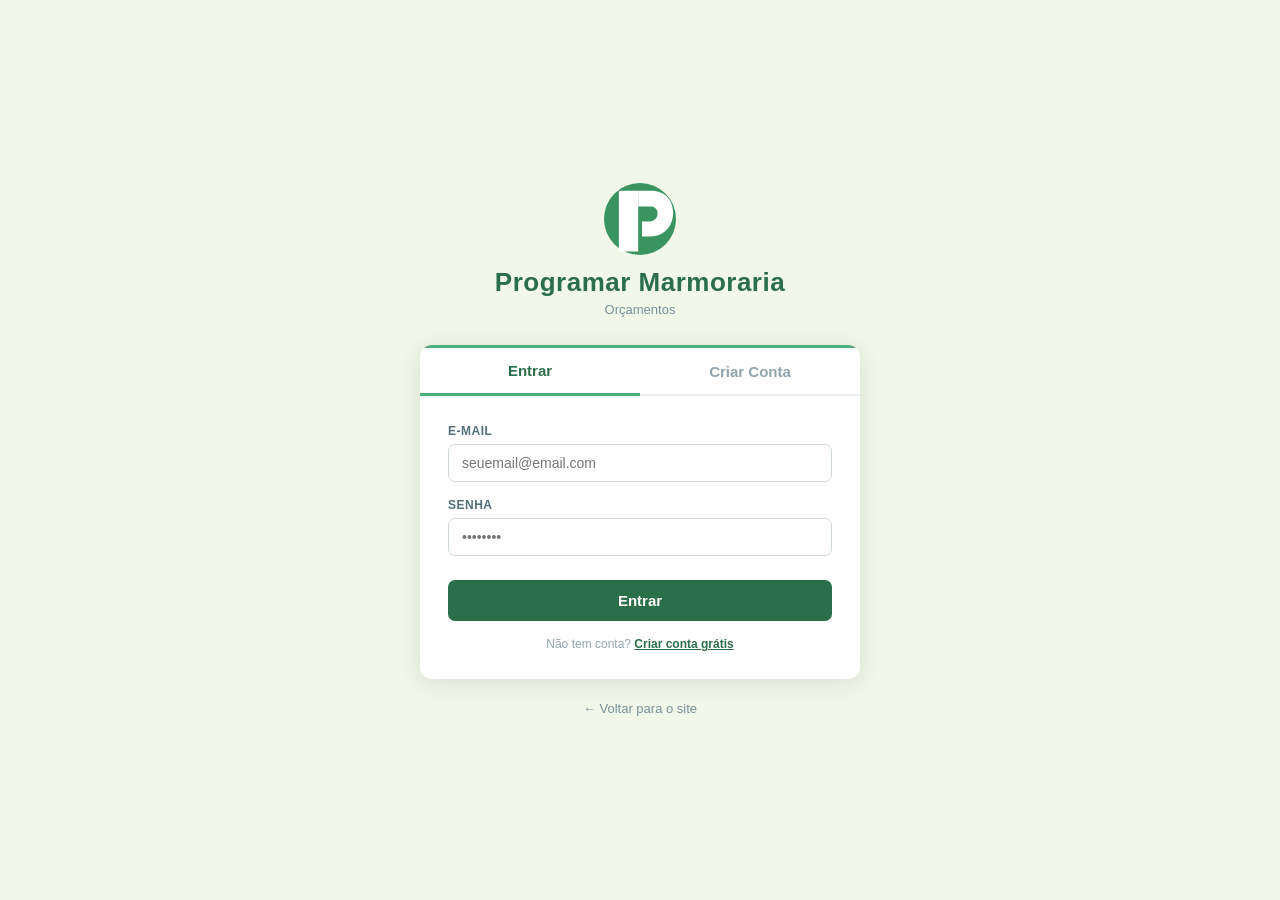
<file: app/dashboard.html>
<!DOCTYPE html>
<html lang="pt-BR">
<head>
<meta charset="UTF-8">
<meta name="viewport" content="width=device-width, initial-scale=1.0">
<title>Dashboard — Programar Marmoraria</title>
<link rel="icon" href="../favicon.svg" type="image/svg+xml">
<link rel="stylesheet" href="css/style.css">
</head>
<body>

<!-- SIDEBAR -->
<aside class="sidebar" id="sidebar">
  <div class="sidebar-brand">
    <img class="brand-logo" src="img/logo-programar.svg" alt=""><div><div class="brand-name">Programar</div>
    <div class="brand-sub">Marmoraria · Orçamentos</div></div>
  </div>
  <nav class="sidebar-nav">
    <div class="nav-label">Menu</div>
    <a href="dashboard.html">
      <svg width="18" height="18" fill="none" stroke="currentColor" stroke-width="2" viewBox="0 0 24 24"><rect x="3" y="3" width="7" height="7"/><rect x="14" y="3" width="7" height="7"/><rect x="14" y="14" width="7" height="7"/><rect x="3" y="14" width="7" height="7"/></svg>
      Dashboard
    </a>
    <a href="orcamentos.html">
      <svg width="18" height="18" fill="none" stroke="currentColor" stroke-width="2" viewBox="0 0 24 24"><path d="M14 2H6a2 2 0 0 0-2 2v16a2 2 0 0 0 2 2h12a2 2 0 0 0 2-2V8z"/><polyline points="14 2 14 8 20 8"/><line x1="16" y1="13" x2="8" y2="13"/><line x1="16" y1="17" x2="8" y2="17"/><polyline points="10 9 9 9 8 9"/></svg>
      Orçamentos
    </a>
    <a href="novo-orcamento.html">
      <svg width="18" height="18" fill="none" stroke="currentColor" stroke-width="2" viewBox="0 0 24 24"><circle cx="12" cy="12" r="10"/><line x1="12" y1="8" x2="12" y2="16"/><line x1="8" y1="12" x2="16" y2="12"/></svg>
      Novo Orçamento
    </a>
    <a href="catalogo.html">
      <svg width="18" height="18" fill="none" stroke="currentColor" stroke-width="2" viewBox="0 0 24 24"><line x1="8" y1="6" x2="21" y2="6"/><line x1="8" y1="12" x2="21" y2="12"/><line x1="8" y1="18" x2="21" y2="18"/><line x1="3" y1="6" x2="3.01" y2="6"/><line x1="3" y1="12" x2="3.01" y2="12"/><line x1="3" y1="18" x2="3.01" y2="18"/></svg>
      Catálogo
    </a>
    <div class="nav-label" style="margin-top:12px;">Conta</div>
    <a href="configuracoes.html">
      <svg width="18" height="18" fill="none" stroke="currentColor" stroke-width="2" viewBox="0 0 24 24"><circle cx="12" cy="12" r="3"/><path d="M19.4 15a1.65 1.65 0 0 0 .33 1.82l.06.06a2 2 0 0 1-2.83 2.83l-.06-.06a1.65 1.65 0 0 0-1.82-.33 1.65 1.65 0 0 0-1 1.51V21a2 2 0 0 1-4 0v-.09A1.65 1.65 0 0 0 9 19.4a1.65 1.65 0 0 0-1.82.33l-.06.06a2 2 0 0 1-2.83-2.83l.06-.06A1.65 1.65 0 0 0 4.68 15a1.65 1.65 0 0 0-1.51-1H3a2 2 0 0 1 0-4h.09A1.65 1.65 0 0 0 4.6 9a1.65 1.65 0 0 0-.33-1.82l-.06-.06a2 2 0 0 1 2.83-2.83l.06.06A1.65 1.65 0 0 0 9 4.68a1.65 1.65 0 0 0 1-1.51V3a2 2 0 0 1 4 0v.09a1.65 1.65 0 0 0 1 1.51 1.65 1.65 0 0 0 1.82-.33l.06-.06a2 2 0 0 1 2.83 2.83l-.06.06A1.65 1.65 0 0 0 19.4 9a1.65 1.65 0 0 0 1.51 1H21a2 2 0 0 1 0 4h-.09a1.65 1.65 0 0 0-1.51 1z"/></svg>
      Configurações
    </a>
    <a href="planos.html">
      <svg width="18" height="18" fill="none" stroke="currentColor" stroke-width="2" viewBox="0 0 24 24"><polygon points="12 2 15.09 8.26 22 9.27 17 14.14 18.18 21.02 12 17.77 5.82 21.02 7 14.14 2 9.27 8.91 8.26 12 2"/></svg>
      Planos
    </a>
  </nav>
  <div class="sidebar-footer">
    <a href="#" onclick="logout()">
      <svg width="16" height="16" fill="none" stroke="currentColor" stroke-width="2" viewBox="0 0 24 24"><path d="M9 21H5a2 2 0 0 1-2-2V5a2 2 0 0 1 2-2h4"/><polyline points="16 17 21 12 16 7"/><line x1="21" y1="12" x2="9" y2="12"/></svg>
      Sair
    </a>
  </div>
</aside>

<!-- MAIN -->
<div class="main">
  <header class="topbar">
    <div class="flex-center gap-8">
      <button class="sidebar-toggle" id="sidebarToggle">
        <svg width="22" height="22" fill="none" stroke="currentColor" stroke-width="2" viewBox="0 0 24 24"><line x1="3" y1="12" x2="21" y2="12"/><line x1="3" y1="6" x2="21" y2="6"/><line x1="3" y1="18" x2="21" y2="18"/></svg>
      </button>
      <span class="topbar-title">Dashboard</span>
    </div>
    <div class="topbar-actions">
      <div class="user-info">
        <div class="avatar" id="avatar">M</div>
        <span id="userName"></span>
      </div>
    </div>
  </header>

  <div class="page-content">

    <!-- Saudação -->
    <div style="margin-bottom:24px;">
      <h2 style="font-size:22px;color:#2a6f49;font-weight:700;" id="saudacao">Olá!</h2>
      <p style="color:#78909C;font-size:14px;margin-top:4px;">Aqui está o resumo das suas operações este mês.</p>
    </div>

    <!-- Cards -->
    <div class="cards-grid" id="cardsGrid">
      <div class="card">
        <div class="card-label">Total Orçado no Mês</div>
        <div class="card-value" id="totalMes">R$ 0</div>
        <div class="card-sub" id="qtdMes">0 orçamentos</div>
        <div class="card-icon">
          <svg width="32" height="32" fill="none" stroke="currentColor" stroke-width="1.5" viewBox="0 0 24 24"><line x1="12" y1="1" x2="12" y2="23"/><path d="M17 5H9.5a3.5 3.5 0 0 0 0 7h5a3.5 3.5 0 0 1 0 7H6"/></svg>
        </div>
      </div>
      <div class="card">
        <div class="card-label">Aprovados</div>
        <div class="card-value" id="totalAprovados">0</div>
        <div class="card-sub">orçamentos aprovados</div>
        <div class="card-icon">
          <svg width="32" height="32" fill="none" stroke="currentColor" stroke-width="1.5" viewBox="0 0 24 24"><polyline points="20 6 9 17 4 12"/></svg>
        </div>
      </div>
      <div class="card">
        <div class="card-label">Taxa de Aprovação</div>
        <div class="card-value" id="taxaAprovacao">0%</div>
        <div class="card-sub">dos orçamentos enviados</div>
        <div class="card-icon">
          <svg width="32" height="32" fill="none" stroke="currentColor" stroke-width="1.5" viewBox="0 0 24 24"><line x1="18" y1="20" x2="18" y2="10"/><line x1="12" y1="20" x2="12" y2="4"/><line x1="6" y1="20" x2="6" y2="14"/></svg>
        </div>
      </div>
      <div class="card">
        <div class="card-label">Aguardando Resposta</div>
        <div class="card-value" id="emAberto">0</div>
        <div class="card-sub">em aberto</div>
        <div class="card-icon">
          <svg width="32" height="32" fill="none" stroke="currentColor" stroke-width="1.5" viewBox="0 0 24 24"><circle cx="12" cy="12" r="10"/><polyline points="12 6 12 12 16 14"/></svg>
        </div>
      </div>
    </div>

    <!-- Últimos orçamentos -->
    <div class="section-header">
      <span class="section-title">Últimos Orçamentos</span>
      <div class="flex-center gap-8">
        <a href="orcamentos.html" class="btn btn-ghost btn-sm">Ver todos</a>
        <a href="novo-orcamento.html" class="btn btn-success">
          <svg width="16" height="16" fill="none" stroke="currentColor" stroke-width="2.5" viewBox="0 0 24 24"><line x1="12" y1="5" x2="12" y2="19"/><line x1="5" y1="12" x2="19" y2="12"/></svg>
          Novo Orçamento
        </a>
      </div>
    </div>

    <div class="table-wrap">
      <table>
        <thead>
          <tr>
            <th>Nº</th>
            <th>Cliente</th>
            <th>Data</th>
            <th>Valor</th>
            <th>Status</th>
            <th>Ações</th>
          </tr>
        </thead>
        <tbody id="tabelaOrcamentos">
          <tr>
            <td colspan="6" style="text-align:center;padding:40px;color:#90A4AE;">Carregando...</td>
          </tr>
        </tbody>
      </table>
    </div>

  </div>
</div>

<script src="js/core.js"></script>
<script>
document.addEventListener('DOMContentLoaded', () => {
  const u = getUsuario();
  if (!u) return;

  // Saudação
  const hora = new Date().getHours();
  const saud = hora < 12 ? 'Bom dia' : hora < 18 ? 'Boa tarde' : 'Boa noite';
  document.getElementById('saudacao').textContent = `${saud}, ${u.nome}!`;

  // Calcular métricas
  const orcamentos = getOrcamentos();
  const mesAtual   = new Date().getMonth();
  const anoAtual   = new Date().getFullYear();

  const doMes = orcamentos.filter(o => {
    if (!o.data) return false;
    const d = new Date(o.data);
    return d.getMonth() === mesAtual && d.getFullYear() === anoAtual;
  });

  const totalValor   = doMes.reduce((s, o) => s + (parseFloat(o.valorTotal) || 0), 0);
  const aprovados    = doMes.filter(o => o.status === 'aprovado').length;
  const emAberto     = doMes.filter(o => o.status === 'em-aberto').length;
  const taxa         = doMes.length > 0 ? Math.round((aprovados / doMes.length) * 100) : 0;

  document.getElementById('totalMes').textContent       = formatBRL(totalValor);
  document.getElementById('qtdMes').textContent         = `${doMes.length} orçamento${doMes.length !== 1 ? 's' : ''}`;
  document.getElementById('totalAprovados').textContent = aprovados;
  document.getElementById('taxaAprovacao').textContent  = taxa + '%';
  document.getElementById('emAberto').textContent       = emAberto;

  // Tabela últimos 5
  const ultimos = orcamentos.slice(0, 5);
  const tbody   = document.getElementById('tabelaOrcamentos');

  if (!ultimos.length) {
    tbody.innerHTML = `
      <tr>
        <td colspan="6" style="text-align:center;padding:40px;color:#90A4AE;">
          Nenhum orçamento ainda. <a href="novo-orcamento.html" style="color:#2a6f49;font-weight:700;">Criar o primeiro</a>
        </td>
      </tr>`;
    return;
  }

  const badgeMap = {
    'em-aberto':   '<span class="badge badge-aberto">Em aberto</span>',
    'aprovado':    '<span class="badge badge-aprovado">Aprovado</span>',
    'em-producao': '<span class="badge badge-producao">Em produção</span>',
    'entregue':    '<span class="badge badge-entregue">Entregue</span>',
    'recusado':    '<span class="badge badge-recusado">Recusado</span>',
  };

  tbody.innerHTML = ultimos.map(o => `
    <tr>
      <td><strong style="color:#2a6f49;">${o.numero || '—'}</strong></td>
      <td>${o.cliente || '—'}</td>
      <td>${formatData(o.data)}</td>
      <td><strong>${formatBRL(o.valorTotal)}</strong></td>
      <td>${badgeMap[o.status] || '<span class="badge badge-aberto">Em aberto</span>'}</td>
      <td>
        <div class="flex-center gap-8">
          <button class="btn btn-ghost btn-sm" onclick="gerarPDF(getOrcamento('${o.id}'))">PDF</button>
          <a href="novo-orcamento.html?id=${o.id}" class="btn btn-outline btn-sm">Editar</a>
        </div>
      </td>
    </tr>
  `).join('');
});
</script>
<script src="js/pdf.js"></script>
</body>
</html>
</file>
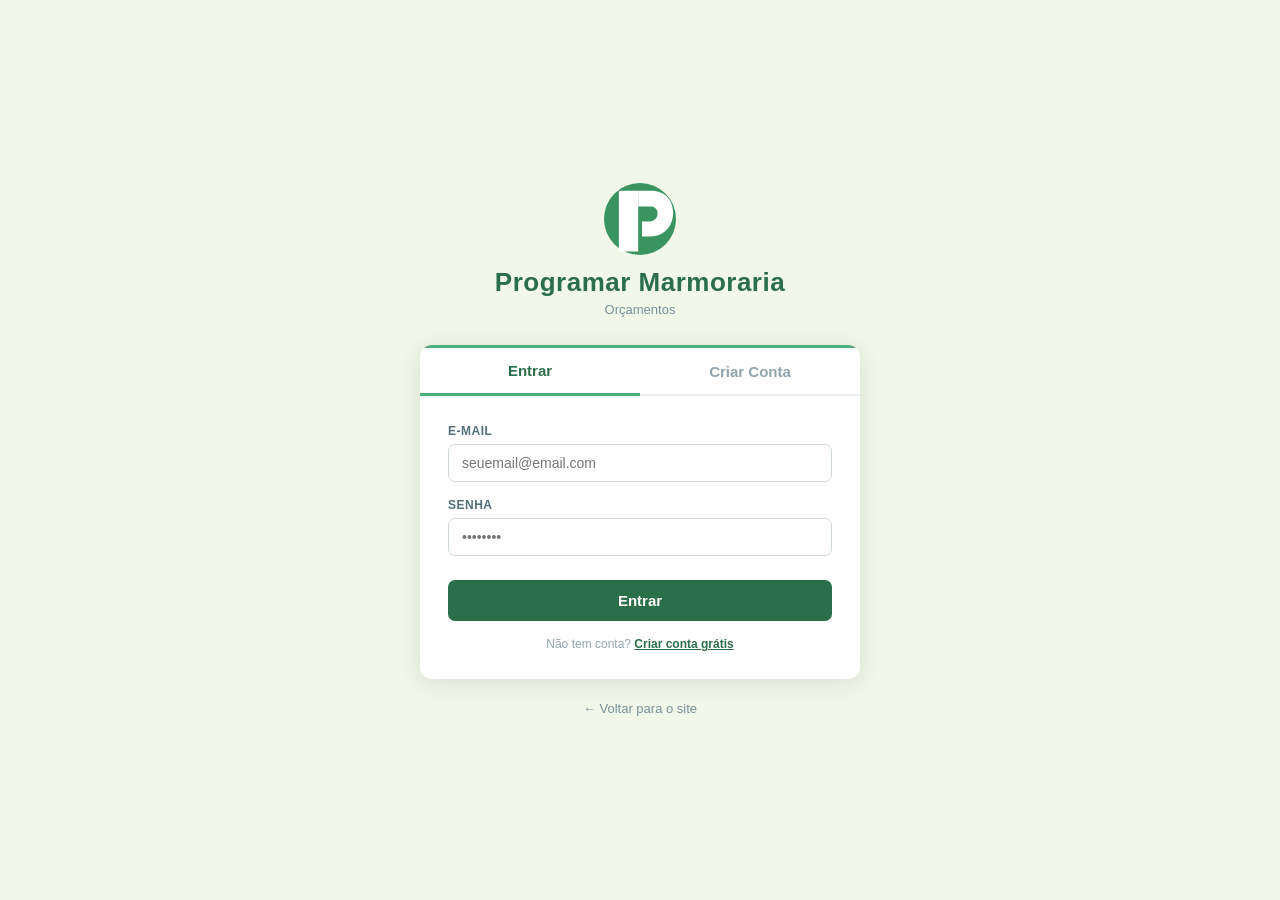
<file: app/planos.html>
<!DOCTYPE html>
<html lang="pt-BR">
<head>
<meta charset="UTF-8">
<meta name="viewport" content="width=device-width, initial-scale=1.0">
<title>Planos — Programar Marmoraria</title>
<link rel="icon" href="../favicon.svg" type="image/svg+xml">
<link rel="stylesheet" href="css/style.css">
</head>
<body>

<!-- SIDEBAR -->
<aside class="sidebar" id="sidebar">
  <div class="sidebar-brand">
    <img class="brand-logo" src="img/logo-programar.svg" alt=""><div><div class="brand-name">Programar</div>
    <div class="brand-sub">Marmoraria · Orçamentos</div></div>
  </div>
  <nav class="sidebar-nav">
    <div class="nav-label">Menu</div>
    <a href="dashboard.html">
      <svg width="18" height="18" fill="none" stroke="currentColor" stroke-width="2" viewBox="0 0 24 24"><rect x="3" y="3" width="7" height="7"/><rect x="14" y="3" width="7" height="7"/><rect x="14" y="14" width="7" height="7"/><rect x="3" y="14" width="7" height="7"/></svg>
      Dashboard
    </a>
    <a href="orcamentos.html">
      <svg width="18" height="18" fill="none" stroke="currentColor" stroke-width="2" viewBox="0 0 24 24"><path d="M14 2H6a2 2 0 0 0-2 2v16a2 2 0 0 0 2 2h12a2 2 0 0 0 2-2V8z"/><polyline points="14 2 14 8 20 8"/><line x1="16" y1="13" x2="8" y2="13"/><line x1="16" y1="17" x2="8" y2="17"/><polyline points="10 9 9 9 8 9"/></svg>
      Orçamentos
    </a>
    <a href="novo-orcamento.html">
      <svg width="18" height="18" fill="none" stroke="currentColor" stroke-width="2" viewBox="0 0 24 24"><circle cx="12" cy="12" r="10"/><line x1="12" y1="8" x2="12" y2="16"/><line x1="8" y1="12" x2="16" y2="12"/></svg>
      Novo Orçamento
    </a>
    <a href="catalogo.html">
      <svg width="18" height="18" fill="none" stroke="currentColor" stroke-width="2" viewBox="0 0 24 24"><line x1="8" y1="6" x2="21" y2="6"/><line x1="8" y1="12" x2="21" y2="12"/><line x1="8" y1="18" x2="21" y2="18"/><line x1="3" y1="6" x2="3.01" y2="6"/><line x1="3" y1="12" x2="3.01" y2="12"/><line x1="3" y1="18" x2="3.01" y2="18"/></svg>
      Catálogo
    </a>
    <div class="nav-label" style="margin-top:12px;">Conta</div>
    <a href="configuracoes.html">
      <svg width="18" height="18" fill="none" stroke="currentColor" stroke-width="2" viewBox="0 0 24 24"><circle cx="12" cy="12" r="3"/><path d="M19.4 15a1.65 1.65 0 0 0 .33 1.82l.06.06a2 2 0 0 1-2.83 2.83l-.06-.06a1.65 1.65 0 0 0-1.82-.33 1.65 1.65 0 0 0-1 1.51V21a2 2 0 0 1-4 0v-.09A1.65 1.65 0 0 0 9 19.4a1.65 1.65 0 0 0-1.82.33l-.06.06a2 2 0 0 1-2.83-2.83l.06-.06A1.65 1.65 0 0 0 4.68 15a1.65 1.65 0 0 0-1.51-1H3a2 2 0 0 1 0-4h.09A1.65 1.65 0 0 0 4.6 9a1.65 1.65 0 0 0-.33-1.82l-.06-.06a2 2 0 0 1 2.83-2.83l.06.06A1.65 1.65 0 0 0 9 4.68a1.65 1.65 0 0 0 1-1.51V3a2 2 0 0 1 4 0v.09a1.65 1.65 0 0 0 1 1.51 1.65 1.65 0 0 0 1.82-.33l.06-.06a2 2 0 0 1 2.83 2.83l-.06.06A1.65 1.65 0 0 0 19.4 9a1.65 1.65 0 0 0 1.51 1H21a2 2 0 0 1 0 4h-.09a1.65 1.65 0 0 0-1.51 1z"/></svg>
      Configurações
    </a>
    <a href="planos.html">
      <svg width="18" height="18" fill="none" stroke="currentColor" stroke-width="2" viewBox="0 0 24 24"><polygon points="12 2 15.09 8.26 22 9.27 17 14.14 18.18 21.02 12 17.77 5.82 21.02 7 14.14 2 9.27 8.91 8.26 12 2"/></svg>
      Planos
    </a>
  </nav>
  <div class="sidebar-footer">
    <a href="#" onclick="logout()">
      <svg width="16" height="16" fill="none" stroke="currentColor" stroke-width="2" viewBox="0 0 24 24"><path d="M9 21H5a2 2 0 0 1-2-2V5a2 2 0 0 1 2-2h4"/><polyline points="16 17 21 12 16 7"/><line x1="21" y1="12" x2="9" y2="12"/></svg>
      Sair
    </a>
  </div>
</aside>

<!-- MAIN -->
<div class="main">
  <header class="topbar">
    <div class="flex-center gap-8">
      <button class="sidebar-toggle" id="sidebarToggle">
        <svg width="22" height="22" fill="none" stroke="currentColor" stroke-width="2" viewBox="0 0 24 24"><line x1="3" y1="12" x2="21" y2="12"/><line x1="3" y1="6" x2="21" y2="6"/><line x1="3" y1="18" x2="21" y2="18"/></svg>
      </button>
      <span class="topbar-title">Planos e Preços</span>
    </div>
    <div class="topbar-actions">
      <div class="user-info">
        <div class="avatar" id="avatar">M</div>
        <span id="userName"></span>
      </div>
    </div>
  </header>

  <div class="page-content">

    <div style="text-align:center;margin-bottom:32px;">
      <h2 style="font-size:24px;color:#2a6f49;font-weight:700;">Escolha o plano ideal para sua marmoraria</h2>
      <p style="color:#78909C;margin-top:8px;font-size:15px;">Comece gratuitamente. Faça upgrade quando precisar de mais.</p>
    </div>

    <div class="planos-grid">

      <!-- Grátis -->
      <div class="plano-card">
        <div class="plano-nome">Grátis</div>
        <div class="plano-preco">R$ 0<span>/mês</span></div>
        <div class="plano-desc">Para experimentar o sistema</div>
        <ul class="plano-features">
          <li>5 orçamentos por mês</li>
          <li>PDF com marca d'água</li>
          <li>Catálogo de itens</li>
          <li>Envio por WhatsApp</li>
          <li class="no">Logo personalizada</li>
          <li class="no">Histórico ilimitado</li>
          <li class="no">Relatórios de vendas</li>
          <li class="no">Suporte prioritário</li>
        </ul>
        <button class="btn btn-outline w-full" disabled>Plano atual</button>
      </div>

      <!-- Pro -->
      <div class="plano-card featured">
        <div class="plano-badge">Mais popular</div>
        <div class="plano-nome">Pro</div>
        <div class="plano-preco">R$ 49<span>/mês</span></div>
        <div class="plano-desc">Para marmorarias em crescimento</div>
        <ul class="plano-features">
          <li>Orçamentos ilimitados</li>
          <li>PDF sem marca d'água</li>
          <li>Catálogo personalizado</li>
          <li>Envio por WhatsApp</li>
          <li>Logo da empresa no PDF</li>
          <li>Histórico completo</li>
          <li>Relatórios básicos</li>
          <li class="no">Suporte prioritário</li>
        </ul>
        <button class="btn btn-success w-full" onclick="assinar('pro')">Assinar Pro</button>
      </div>

      <!-- Business -->
      <div class="plano-card">
        <div class="plano-nome">Business</div>
        <div class="plano-preco">R$ 99<span>/mês</span></div>
        <div class="plano-desc">Para marmorarias profissionais</div>
        <ul class="plano-features">
          <li>Tudo do Pro</li>
          <li>Múltiplos usuários</li>
          <li>Relatórios avançados</li>
          <li>Integração por API</li>
          <li>Backup automático</li>
          <li>3 cores de PDF</li>
          <li>Suporte prioritário</li>
          <li>Treinamento incluso</li>
        </ul>
        <button class="btn btn-primary w-full" onclick="assinar('business')">Assinar Business</button>
      </div>

    </div>

    <!-- Tabela comparativa -->
    <div class="table-wrap mt-20">
      <table>
        <thead>
          <tr>
            <th>Recurso</th>
            <th style="text-align:center;">Grátis</th>
            <th style="text-align:center;">Pro</th>
            <th style="text-align:center;">Business</th>
          </tr>
        </thead>
        <tbody>
          <tr><td>Orçamentos/mês</td><td style="text-align:center;">5</td><td style="text-align:center;">Ilimitado</td><td style="text-align:center;">Ilimitado</td></tr>
          <tr><td>PDF profissional</td><td style="text-align:center;">&#x2714;</td><td style="text-align:center;color:#3a9462;">&#x2714;</td><td style="text-align:center;color:#3a9462;">&#x2714;</td></tr>
          <tr><td>Logo no PDF</td><td style="text-align:center;color:#EF5350;">&#x2715;</td><td style="text-align:center;color:#3a9462;">&#x2714;</td><td style="text-align:center;color:#3a9462;">&#x2714;</td></tr>
          <tr><td>WhatsApp direto</td><td style="text-align:center;">&#x2714;</td><td style="text-align:center;color:#3a9462;">&#x2714;</td><td style="text-align:center;color:#3a9462;">&#x2714;</td></tr>
          <tr><td>Catálogo personalizado</td><td style="text-align:center;color:#EF5350;">&#x2715;</td><td style="text-align:center;color:#3a9462;">&#x2714;</td><td style="text-align:center;color:#3a9462;">&#x2714;</td></tr>
          <tr><td>Relatórios</td><td style="text-align:center;color:#EF5350;">&#x2715;</td><td style="text-align:center;">Básico</td><td style="text-align:center;color:#3a9462;">Avançado</td></tr>
          <tr><td>Múltiplos usuários</td><td style="text-align:center;color:#EF5350;">&#x2715;</td><td style="text-align:center;color:#EF5350;">&#x2715;</td><td style="text-align:center;color:#3a9462;">&#x2714;</td></tr>
          <tr><td>Suporte prioritário</td><td style="text-align:center;color:#EF5350;">&#x2715;</td><td style="text-align:center;color:#EF5350;">&#x2715;</td><td style="text-align:center;color:#3a9462;">&#x2714;</td></tr>
        </tbody>
      </table>
    </div>

    <div style="text-align:center;margin-top:24px;color:#90A4AE;font-size:13px;">
      Pagamento seguro via cartão de crédito ou Pix. Cancele quando quiser.
    </div>

  </div>
</div>

<script src="js/core.js"></script>
<script>
function assinar(plano) {
  toast('Em breve! Funcionalidade de pagamento em desenvolvimento.', 'success');
}
</script>
</body>
</html>
</file>
<file: app/css/style.css>
/* =============================================
   OrçaMármore — App CSS
   Identidade visual verde marmoraria
   ============================================= */

:root {
  --verde-escuro: #2a6f49;
  --verde-medio: #3a9462;
  --verde-claro: #e7f3ec;
  --verde-destaque: #4fae79;
  --fundo: #f3f8f5;
  --branco: #ffffff;
  --cinza-texto: #37474F;
  --cinza-claro: #ECEFF1;
  --cinza-borda: #CFD8DC;
  --font: Arial, Helvetica, sans-serif;
  --sidebar-w: 240px;
  --radius: 8px;
  --shadow: 0 2px 8px rgba(0,0,0,0.10);
}

*, *::before, *::after { box-sizing: border-box; margin: 0; padding: 0; }

body {
  font-family: var(--font);
  background: var(--fundo);
  color: var(--cinza-texto);
  min-height: 100vh;
  display: flex;
}

/* =============================================
   SIDEBAR
   ============================================= */
.sidebar {
  width: var(--sidebar-w);
  background: var(--verde-escuro);
  min-height: 100vh;
  display: flex;
  flex-direction: column;
  position: fixed;
  top: 0; left: 0;
  z-index: 100;
  transition: transform 0.3s;
}

.sidebar-brand {
  padding: 24px 20px 20px;
  border-bottom: 1px solid rgba(255,255,255,0.12);
}

.sidebar-brand { display: flex; align-items: center; gap: 12px; }
.sidebar-brand .brand-logo { width: 44px; height: 44px; flex: none; border-radius: 50%; background: #fff; padding: 2px; }
.sidebar-brand .brand-name {
  color: var(--branco);
  font-size: 20px;
  font-weight: 700;
  letter-spacing: 0.5px;
}

.sidebar-brand .brand-sub {
  color: #A5D6A7;
  font-size: 11px;
  margin-top: 2px;
}

.sidebar-nav {
  flex: 1;
  padding: 16px 0;
}

.nav-label {
  color: #81C784;
  font-size: 10px;
  font-weight: 700;
  letter-spacing: 1.5px;
  text-transform: uppercase;
  padding: 8px 20px 4px;
}

.sidebar-nav a {
  display: flex;
  align-items: center;
  gap: 10px;
  color: #C8E6C9;
  text-decoration: none;
  padding: 11px 20px;
  font-size: 14px;
  transition: background 0.2s, color 0.2s;
  border-left: 3px solid transparent;
}

.sidebar-nav a:hover {
  background: rgba(255,255,255,0.08);
  color: var(--branco);
}

.sidebar-nav a.active {
  background: var(--verde-medio);
  color: var(--branco);
  border-left-color: var(--verde-destaque);
}

.sidebar-nav a svg {
  flex-shrink: 0;
  opacity: 0.85;
}

.sidebar-footer {
  padding: 16px 20px;
  border-top: 1px solid rgba(255,255,255,0.12);
}

.sidebar-footer a {
  display: flex;
  align-items: center;
  gap: 8px;
  color: #A5D6A7;
  text-decoration: none;
  font-size: 13px;
  padding: 6px 0;
  transition: color 0.2s;
}

.sidebar-footer a:hover { color: var(--branco); }

/* =============================================
   MAIN CONTENT
   ============================================= */
.main {
  margin-left: var(--sidebar-w);
  flex: 1;
  min-height: 100vh;
  display: flex;
  flex-direction: column;
}

.topbar {
  background: var(--branco);
  border-bottom: 1px solid var(--cinza-borda);
  padding: 0 28px;
  height: 60px;
  display: flex;
  align-items: center;
  justify-content: space-between;
  position: sticky;
  top: 0;
  z-index: 50;
}

.topbar-title {
  font-size: 17px;
  font-weight: 700;
  color: var(--verde-escuro);
}

.topbar-actions {
  display: flex;
  align-items: center;
  gap: 12px;
}

.user-info {
  display: flex;
  align-items: center;
  gap: 8px;
  font-size: 13px;
  color: var(--cinza-texto);
}

.avatar {
  width: 34px;
  height: 34px;
  border-radius: 50%;
  background: var(--verde-escuro);
  color: var(--branco);
  display: flex;
  align-items: center;
  justify-content: center;
  font-weight: 700;
  font-size: 13px;
}

.page-content {
  padding: 28px;
  flex: 1;
}

/* =============================================
   CARDS
   ============================================= */
.cards-grid {
  display: grid;
  grid-template-columns: repeat(auto-fit, minmax(200px, 1fr));
  gap: 18px;
  margin-bottom: 28px;
}

.card {
  background: var(--branco);
  border-radius: var(--radius);
  box-shadow: var(--shadow);
  padding: 20px 22px;
  border-top: 4px solid var(--verde-destaque);
  position: relative;
}

.card-label {
  font-size: 12px;
  color: #78909C;
  text-transform: uppercase;
  letter-spacing: 0.8px;
  font-weight: 700;
}

.card-value {
  font-size: 28px;
  font-weight: 700;
  color: var(--verde-escuro);
  margin: 6px 0 2px;
}

.card-sub {
  font-size: 12px;
  color: #90A4AE;
}

.card-icon {
  position: absolute;
  top: 18px;
  right: 18px;
  color: var(--verde-destaque);
  opacity: 0.6;
}

/* =============================================
   BUTTONS
   ============================================= */
.btn {
  display: inline-flex;
  align-items: center;
  gap: 7px;
  padding: 9px 18px;
  border: none;
  border-radius: 6px;
  font-family: var(--font);
  font-size: 14px;
  font-weight: 600;
  cursor: pointer;
  text-decoration: none;
  transition: background 0.2s, transform 0.1s;
  white-space: nowrap;
}

.btn:active { transform: scale(0.98); }

.btn-primary {
  background: var(--verde-escuro);
  color: var(--branco);
}

.btn-primary:hover { background: var(--verde-medio); }

.btn-success {
  background: var(--verde-destaque);
  color: var(--branco);
}

.btn-success:hover { background: #43A047; }

.btn-outline {
  background: transparent;
  color: var(--verde-escuro);
  border: 2px solid var(--verde-escuro);
}

.btn-outline:hover {
  background: var(--verde-claro);
}

.btn-ghost {
  background: var(--cinza-claro);
  color: var(--cinza-texto);
}

.btn-ghost:hover { background: #CFD8DC; }

.btn-danger {
  background: #EF5350;
  color: var(--branco);
}

.btn-danger:hover { background: #E53935; }

.btn-sm {
  padding: 5px 11px;
  font-size: 12px;
}

.btn-whats {
  background: #25D366;
  color: var(--branco);
}

.btn-whats:hover { background: #1ebe5d; }

/* =============================================
   SECTION HEADERS
   ============================================= */
.section-header {
  display: flex;
  align-items: center;
  justify-content: space-between;
  margin-bottom: 18px;
}

.section-title {
  font-size: 16px;
  font-weight: 700;
  color: var(--verde-escuro);
}

/* =============================================
   TABLE
   ============================================= */
.table-wrap {
  background: var(--branco);
  border-radius: var(--radius);
  box-shadow: var(--shadow);
  overflow: hidden;
}

.table-wrap table {
  width: 100%;
  border-collapse: collapse;
}

.table-wrap thead {
  background: var(--verde-escuro);
  color: var(--branco);
}

.table-wrap thead th {
  padding: 12px 16px;
  text-align: left;
  font-size: 12px;
  font-weight: 700;
  letter-spacing: 0.5px;
  text-transform: uppercase;
}

.table-wrap tbody tr {
  border-bottom: 1px solid var(--cinza-borda);
  transition: background 0.15s;
}

.table-wrap tbody tr:last-child { border-bottom: none; }
.table-wrap tbody tr:hover { background: var(--fundo); }

.table-wrap tbody td {
  padding: 12px 16px;
  font-size: 13px;
}

/* =============================================
   BADGES
   ============================================= */
.badge {
  display: inline-block;
  padding: 3px 10px;
  border-radius: 20px;
  font-size: 11px;
  font-weight: 700;
  text-transform: uppercase;
  letter-spacing: 0.5px;
}

.badge-aberto    { background: #E3F2FD; color: #1565C0; }
.badge-aprovado  { background: #E8F5E9; color: #2E7D32; }
.badge-producao  { background: #FFF8E1; color: #F57F17; }
.badge-entregue  { background: #EDE7F6; color: #4527A0; }
.badge-recusado  { background: #FFEBEE; color: #C62828; }

/* =============================================
   FORMS
   ============================================= */
.form-section {
  background: var(--branco);
  border-radius: var(--radius);
  box-shadow: var(--shadow);
  padding: 24px;
  margin-bottom: 20px;
}

.form-section-title {
  font-size: 14px;
  font-weight: 700;
  color: var(--verde-escuro);
  margin-bottom: 16px;
  padding-bottom: 10px;
  border-bottom: 2px solid var(--verde-claro);
  display: flex;
  align-items: center;
  gap: 8px;
}

.form-row {
  display: grid;
  grid-template-columns: repeat(auto-fit, minmax(200px, 1fr));
  gap: 16px;
  margin-bottom: 16px;
}

.form-row.cols-2 { grid-template-columns: 1fr 1fr; }
.form-row.cols-3 { grid-template-columns: 1fr 1fr 1fr; }
.form-row.cols-4 { grid-template-columns: 1fr 1fr 1fr 1fr; }

.form-group {
  display: flex;
  flex-direction: column;
  gap: 5px;
}

label {
  font-size: 12px;
  font-weight: 700;
  color: #546E7A;
  text-transform: uppercase;
  letter-spacing: 0.5px;
}

input, select, textarea {
  font-family: var(--font);
  font-size: 14px;
  padding: 9px 12px;
  border: 1.5px solid var(--cinza-borda);
  border-radius: 6px;
  color: var(--cinza-texto);
  background: var(--branco);
  transition: border-color 0.2s;
  width: 100%;
}

input:focus, select:focus, textarea:focus {
  outline: none;
  border-color: var(--verde-destaque);
  box-shadow: 0 0 0 3px rgba(76,175,80,0.12);
}

textarea { resize: vertical; min-height: 80px; }

/* =============================================
   AMBIENTE (environment block)
   ============================================= */
.ambiente-block {
  background: var(--fundo);
  border: 1.5px solid var(--cinza-borda);
  border-radius: var(--radius);
  margin-bottom: 16px;
  overflow: hidden;
}

.ambiente-header {
  background: var(--verde-claro);
  padding: 10px 16px;
  display: flex;
  align-items: center;
  justify-content: space-between;
  border-bottom: 2px solid var(--verde-destaque);
}

.ambiente-header input {
  background: transparent;
  border: none;
  font-weight: 700;
  font-size: 15px;
  color: var(--verde-escuro);
  padding: 2px 0;
  width: auto;
  flex: 1;
}

.ambiente-header input:focus {
  box-shadow: none;
  border-bottom: 2px solid var(--verde-destaque);
  border-radius: 0;
}

.ambiente-body { padding: 16px; }

.item-row {
  display: grid;
  grid-template-columns: 2fr 1.2fr 0.8fr 1.5fr 36px;
  gap: 8px;
  align-items: center;
  margin-bottom: 8px;
}

.item-row input {
  margin: 0;
}

.item-labels {
  display: grid;
  grid-template-columns: 2fr 1.2fr 0.8fr 1.5fr 36px;
  gap: 8px;
  margin-bottom: 6px;
}

.item-labels span {
  font-size: 10px;
  font-weight: 700;
  text-transform: uppercase;
  letter-spacing: 0.5px;
  color: #78909C;
}

.btn-remove-item {
  background: none;
  border: none;
  cursor: pointer;
  color: #EF5350;
  font-size: 18px;
  line-height: 1;
  padding: 4px;
  border-radius: 4px;
  transition: background 0.15s;
}

.btn-remove-item:hover { background: #FFEBEE; }

.ambiente-footer {
  display: flex;
  justify-content: space-between;
  align-items: center;
  padding: 10px 16px;
  border-top: 1px solid var(--cinza-borda);
  background: var(--branco);
}

/* =============================================
   SEARCH BAR
   ============================================= */
.search-bar {
  display: flex;
  gap: 10px;
  margin-bottom: 18px;
}

.search-bar input {
  flex: 1;
}

.search-bar select {
  width: auto;
  min-width: 160px;
}

/* =============================================
   MODAL
   ============================================= */
.modal-overlay {
  display: none;
  position: fixed;
  inset: 0;
  background: rgba(0,0,0,0.45);
  z-index: 1000;
  align-items: center;
  justify-content: center;
}

.modal-overlay.open { display: flex; }

.modal {
  background: var(--branco);
  border-radius: var(--radius);
  box-shadow: 0 8px 32px rgba(0,0,0,0.18);
  width: 90%;
  max-width: 500px;
  max-height: 90vh;
  overflow-y: auto;
}

.modal-header {
  padding: 18px 22px;
  border-bottom: 1px solid var(--cinza-borda);
  display: flex;
  align-items: center;
  justify-content: space-between;
}

.modal-title {
  font-size: 16px;
  font-weight: 700;
  color: var(--verde-escuro);
}

.modal-close {
  background: none;
  border: none;
  cursor: pointer;
  font-size: 22px;
  color: #90A4AE;
  line-height: 1;
}

.modal-body { padding: 22px; }

.modal-footer {
  padding: 14px 22px;
  border-top: 1px solid var(--cinza-borda);
  display: flex;
  justify-content: flex-end;
  gap: 10px;
}

/* =============================================
   TOGGLE / HAMBURGER (mobile)
   ============================================= */
.sidebar-toggle {
  display: none;
  background: none;
  border: none;
  cursor: pointer;
  padding: 6px;
  color: var(--verde-escuro);
}

/* =============================================
   ALERT / TOAST
   ============================================= */
.toast {
  position: fixed;
  bottom: 24px;
  right: 24px;
  background: var(--verde-escuro);
  color: var(--branco);
  padding: 12px 20px;
  border-radius: var(--radius);
  box-shadow: 0 4px 16px rgba(0,0,0,0.18);
  font-size: 14px;
  z-index: 9999;
  animation: slideIn 0.3s ease;
  max-width: 320px;
}

.toast.error { background: #C62828; }
.toast.success { background: var(--verde-medio); }

@keyframes slideIn {
  from { transform: translateY(20px); opacity: 0; }
  to   { transform: translateY(0);    opacity: 1; }
}

/* =============================================
   EMPTY STATE
   ============================================= */
.empty-state {
  text-align: center;
  padding: 60px 20px;
  color: #90A4AE;
}

.empty-state svg { margin-bottom: 16px; opacity: 0.4; }
.empty-state h3 { font-size: 16px; color: #78909C; margin-bottom: 8px; }
.empty-state p  { font-size: 13px; }

/* =============================================
   PLANOS
   ============================================= */
.planos-grid {
  display: grid;
  grid-template-columns: repeat(auto-fit, minmax(240px, 1fr));
  gap: 20px;
}

.plano-card {
  background: var(--branco);
  border-radius: var(--radius);
  box-shadow: var(--shadow);
  padding: 28px 24px;
  text-align: center;
  border-top: 4px solid var(--cinza-borda);
  position: relative;
}

.plano-card.featured {
  border-top-color: var(--verde-destaque);
  box-shadow: 0 4px 20px rgba(76,175,80,0.18);
}

.plano-badge {
  position: absolute;
  top: -12px;
  left: 50%;
  transform: translateX(-50%);
  background: var(--verde-destaque);
  color: var(--branco);
  font-size: 11px;
  font-weight: 700;
  padding: 3px 12px;
  border-radius: 20px;
}

.plano-nome {
  font-size: 18px;
  font-weight: 700;
  color: var(--verde-escuro);
  margin-bottom: 8px;
}

.plano-preco {
  font-size: 36px;
  font-weight: 700;
  color: var(--verde-escuro);
  margin-bottom: 4px;
}

.plano-preco span { font-size: 16px; font-weight: 400; color: #90A4AE; }
.plano-desc { font-size: 13px; color: #78909C; margin-bottom: 20px; }

.plano-features {
  list-style: none;
  text-align: left;
  margin-bottom: 24px;
}

.plano-features li {
  font-size: 13px;
  padding: 6px 0;
  border-bottom: 1px solid var(--cinza-claro);
  display: flex;
  align-items: center;
  gap: 8px;
}

.plano-features li::before {
  content: "✓";
  color: var(--verde-destaque);
  font-weight: 700;
}

.plano-features li.no::before { content: "✕"; color: #EF5350; }

/* =============================================
   RESPONSIVE
   ============================================= */
@media (max-width: 768px) {
  .sidebar {
    transform: translateX(-100%);
  }

  .sidebar.open {
    transform: translateX(0);
  }

  .main {
    margin-left: 0;
  }

  .sidebar-toggle {
    display: block;
  }

  .page-content {
    padding: 16px;
  }

  .cards-grid {
    grid-template-columns: 1fr 1fr;
  }

  .item-row {
    grid-template-columns: 1fr 1fr;
  }

  .item-labels {
    display: none;
  }

  .form-row.cols-3,
  .form-row.cols-4 {
    grid-template-columns: 1fr 1fr;
  }

  .table-wrap {
    overflow-x: auto;
  }
}

@media (max-width: 480px) {
  .cards-grid {
    grid-template-columns: 1fr;
  }

  .form-row.cols-2,
  .form-row.cols-3,
  .form-row.cols-4 {
    grid-template-columns: 1fr;
  }
}

/* =============================================
   UPLOAD LOGO
   ============================================= */
.logo-upload-area {
  border: 2px dashed var(--cinza-borda);
  border-radius: var(--radius);
  padding: 24px;
  text-align: center;
  cursor: pointer;
  transition: border-color 0.2s;
}

.logo-upload-area:hover { border-color: var(--verde-destaque); }

.logo-preview {
  max-width: 180px;
  max-height: 80px;
  object-fit: contain;
  margin: 0 auto 10px;
  display: block;
}

/* =============================================
   COLOR PICKER OPTIONS
   ============================================= */
.color-options {
  display: flex;
  gap: 12px;
  flex-wrap: wrap;
}

.color-opt {
  display: flex;
  align-items: center;
  gap: 8px;
  cursor: pointer;
  padding: 8px 14px;
  border: 2px solid var(--cinza-borda);
  border-radius: 6px;
  transition: border-color 0.2s;
}

.color-opt.selected { border-color: var(--verde-destaque); }

.color-swatch {
  width: 22px;
  height: 22px;
  border-radius: 50%;
}

/* =============================================
   MISC UTILITIES
   ============================================= */
.mt-8  { margin-top: 8px; }
.mt-16 { margin-top: 16px; }
.mt-20 { margin-top: 20px; }
.mb-8  { margin-bottom: 8px; }
.mb-16 { margin-bottom: 16px; }
.flex  { display: flex; }
.flex-center { display: flex; align-items: center; }
.gap-8  { gap: 8px; }
.gap-12 { gap: 12px; }
.text-right { text-align: right; }
.text-green { color: var(--verde-escuro); }
.text-muted { color: #90A4AE; }
.fw-bold { font-weight: 700; }
.w-full { width: 100%; }

.divider {
  height: 4px;
  background: var(--verde-destaque);
  border: none;
  border-radius: 2px;
  margin: 20px 0;
}
</file>
